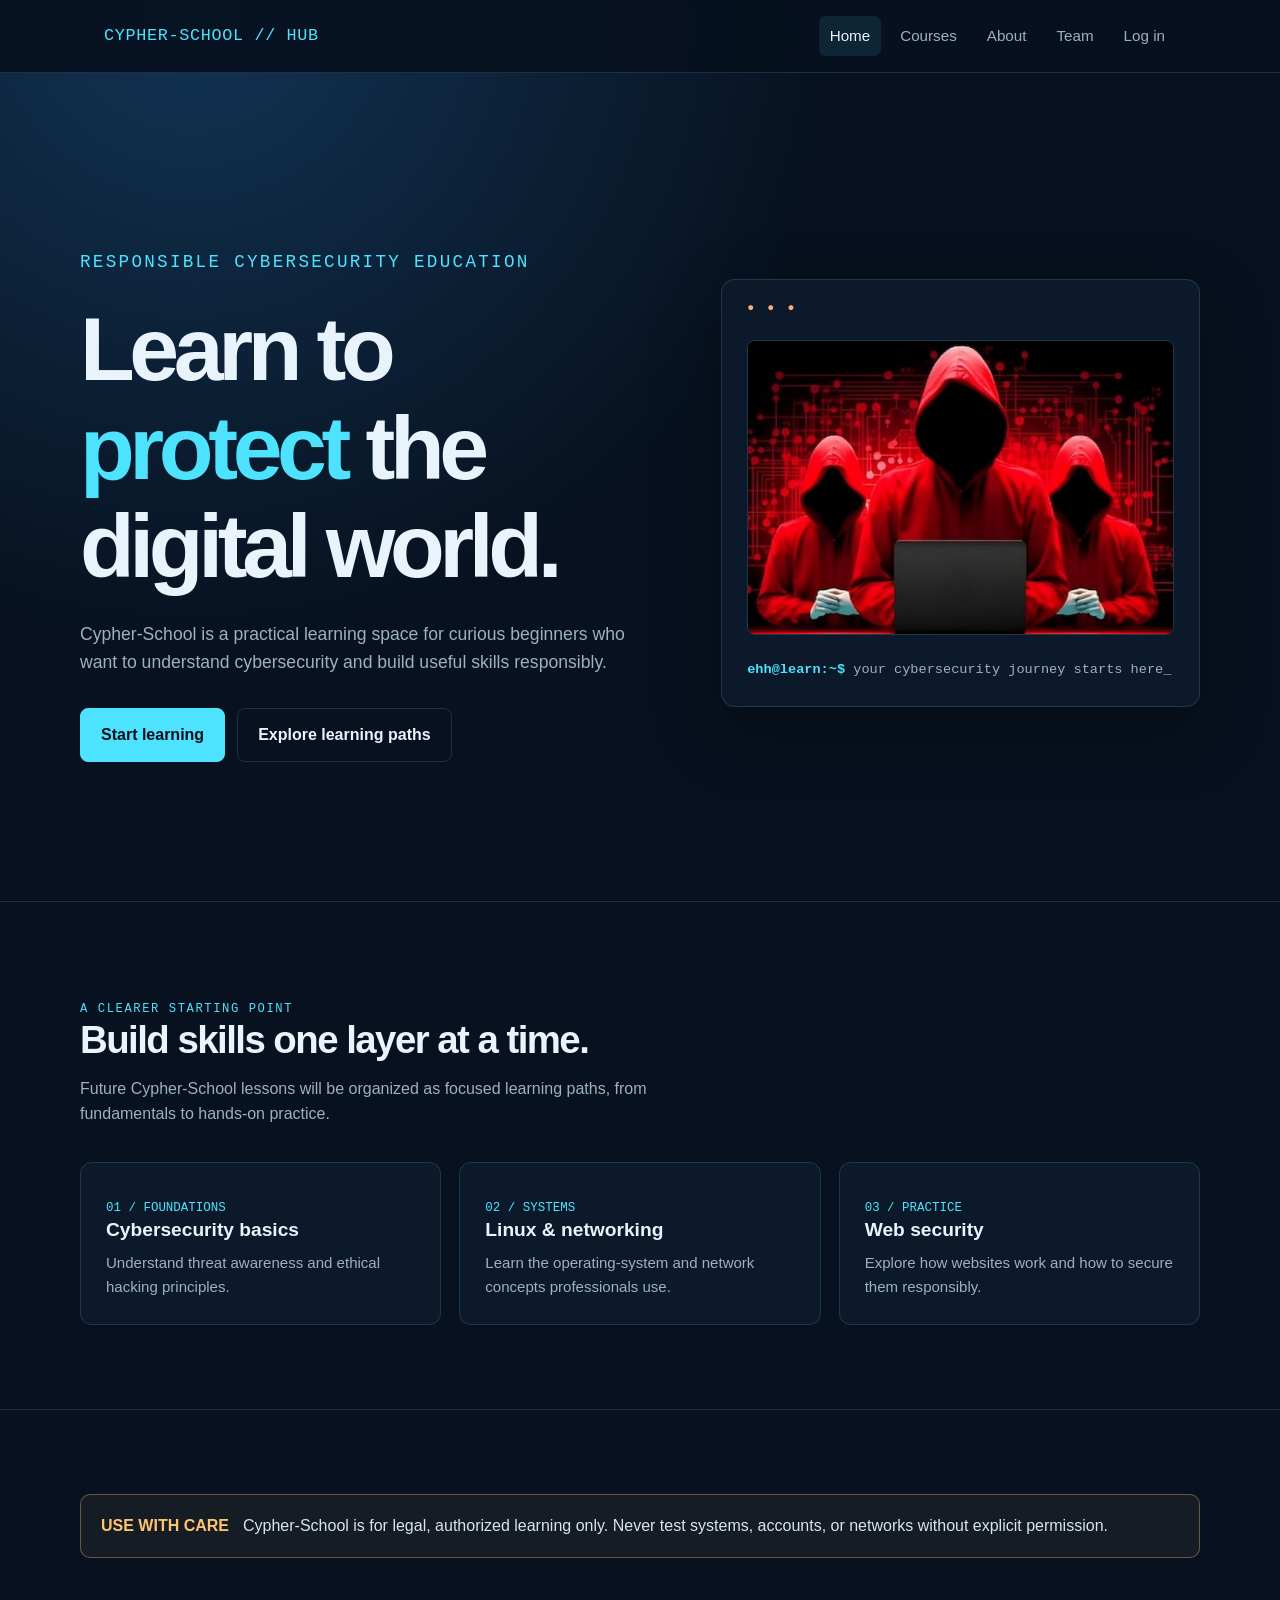
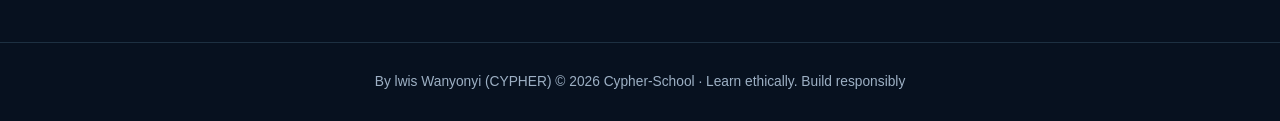
<file: index.html>
﻿<!doctype html>
<html lang="en">
  <head>
    <meta charset="UTF-8" />
    <meta name="viewport" content="width=device-width, initial-scale=1.0" />
    <meta
      name="description"
      content="Practical, responsible cybersecurity learning."
    />
    <title>Cypher-School | Learn. Explore. Secure.</title>
    <link rel="stylesheet" href="style.css" />
  </head>
  <body>
    <header class="site-header">
      <div class="nav-wrap">
        <a class="brand" href="index.html">CYPHER-SCHOOL // HUB</a>
        <nav aria-label="Main navigation">
          <a class="active" href="index.html">Home</a>
          <a href="courses.html">Courses</a>
          <a href="about.html">About</a>
          <a href="developer.html">Team</a>
          <a href="login.html">Log in</a>
        </nav>
      </div>
    </header>
    <main>
      <section class="container hero">
        <div class="hero-copy">
          <p class="eyebrow">Responsible cybersecurity education</p>
          <h1>Learn to <span>protect</span> the digital world.</h1>
          <p>
            Cypher-School is a practical learning space for curious
            beginners who want to understand cybersecurity and build useful
            skills responsibly.
          </p>
          <div class="actions">
            <a class="button" href="signup.html">Start learning</a>
            <a class="button secondary" href="#paths">Explore learning paths</a>
          </div>
        </div>
        <aside class="terminal" aria-label="Cypher-School introduction">
          <img
            class="terminal-img"
            src="mk.jpg"
            alt="Cypher-School visual"
          />
          <p>
            <strong>ehh@learn:~$</strong> your cybersecurity journey starts
            here_
          </p>
        </aside>
      </section>
      <section class="section" id="paths">
        <div class="container">
          <div class="section-heading">
            <p class="eyebrow">A clearer starting point</p>
            <h2>Build skills one layer at a time.</h2>
            <p>
              Future Cypher-School lessons will be organized as focused learning paths,
              from fundamentals to hands-on practice.
            </p>
          </div>
          <div class="grid">
            <article class="card">
              <p class="number">01 / FOUNDATIONS</p>
              <h3>Cybersecurity basics</h3>
              <p>Understand threat awareness and ethical hacking principles.</p>
            </article>
            <article class="card">
              <p class="number">02 / SYSTEMS</p>
              <h3>Linux &amp; networking</h3>
              <p>
                Learn the operating-system and network concepts professionals
                use.
              </p>
            </article>
            <article class="card">
              <p class="number">03 / PRACTICE</p>
              <h3>Web security</h3>
              <p>
                Explore how websites work and how to secure them responsibly.
              </p>
            </article>
          </div>
        </div>
      </section>
      <section class="section">
        <div class="container">
          <div class="notice">
            <strong>USE WITH CARE</strong>
            <span>
              Cypher-School is for legal, authorized learning only. Never test systems,
              accounts, or networks without explicit permission.
            </span>
          </div>
        </div>
      </section>
    </main>
    <footer>
      By lwis Wanyonyi (CYPHER) © 2026 Cypher-School · Learn ethically.
      Build responsibly
    </footer>
          <script src="app.js"></script>
  </body>
</html>
</file>
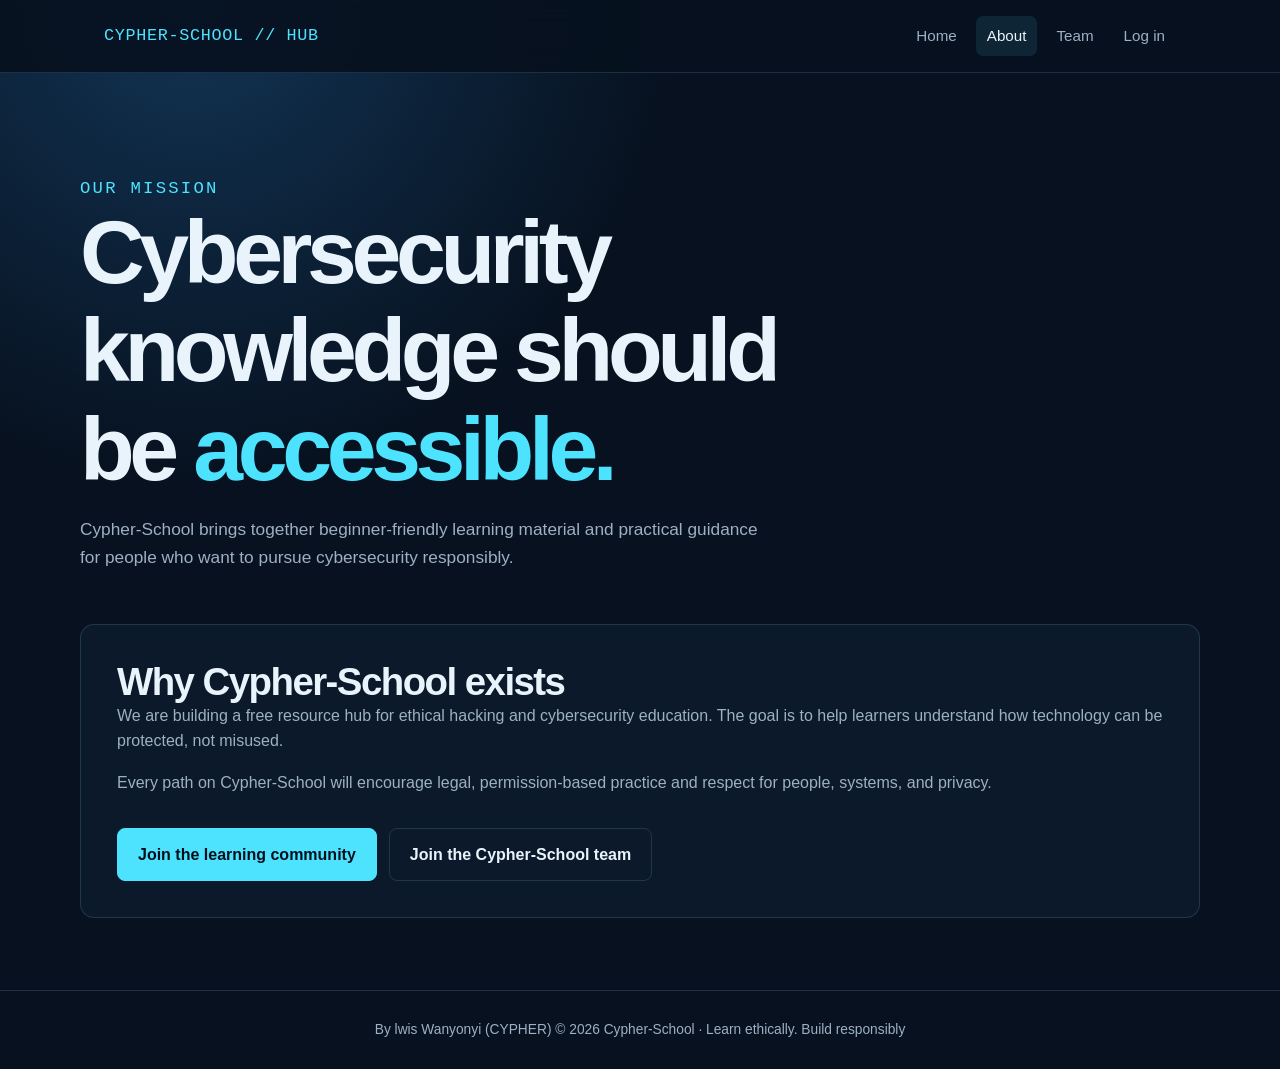
<file: about.html>
﻿<!doctype html>
<html lang="en">
  <head>
    <meta charset="UTF-8">
    <meta name="viewport" content="width=device-width, initial-scale=1.0">
    <meta name="description" content="About Cypher-School.">
    <title>About | Cypher-School</title>
    <link rel="stylesheet" href="style.css">
  </head>
  <body>
    <header class="site-header">
      <div class="nav-wrap">
        <a class="brand" href="index.html">CYPHER-SCHOOL // HUB</a>
        <nav aria-label="Main navigation">
          <a href="index.html">Home</a>
          <a class="active" href="about.html">About</a>
          <a href="developer.html">Team</a>
          <a href="login.html">Log in</a>
        </nav>
      </div>
    </header>
    <main class="container">
      <section class="page-hero">
        <p class="eyebrow">Our mission</p>
        <h1>Cybersecurity knowledge should be <span>accessible.</span></h1>
        <p>
          Cypher-School brings together beginner-friendly learning material
          and practical guidance for people who want to pursue cybersecurity
          responsibly.
        </p>
      </section>
      <section class="content-panel">
        <h2>Why Cypher-School exists</h2>
        <p>
          We are building a free resource hub for ethical hacking and
          cybersecurity education. The goal is to help learners understand how
          technology can be protected, not misused.
        </p>
        <p>
          Every path on Cypher-School will encourage legal, permission-based practice
          and respect for people, systems, and privacy.
        </p>
        <div class="actions">
          <a class="button" href="signup.html">Join the learning community</a>
          <a class="button secondary" href="mailto:47.cypher1@gmail.com">
            Join the Cypher-School team
          </a>
        </div>
      </section>
    </main>
    <footer>
      By lwis Wanyonyi (CYPHER) © 2026 Cypher-School · Learn ethically.
      Build responsibly
    </footer>
          <script src="app.js"></script>
  </body>
</html>
</file>
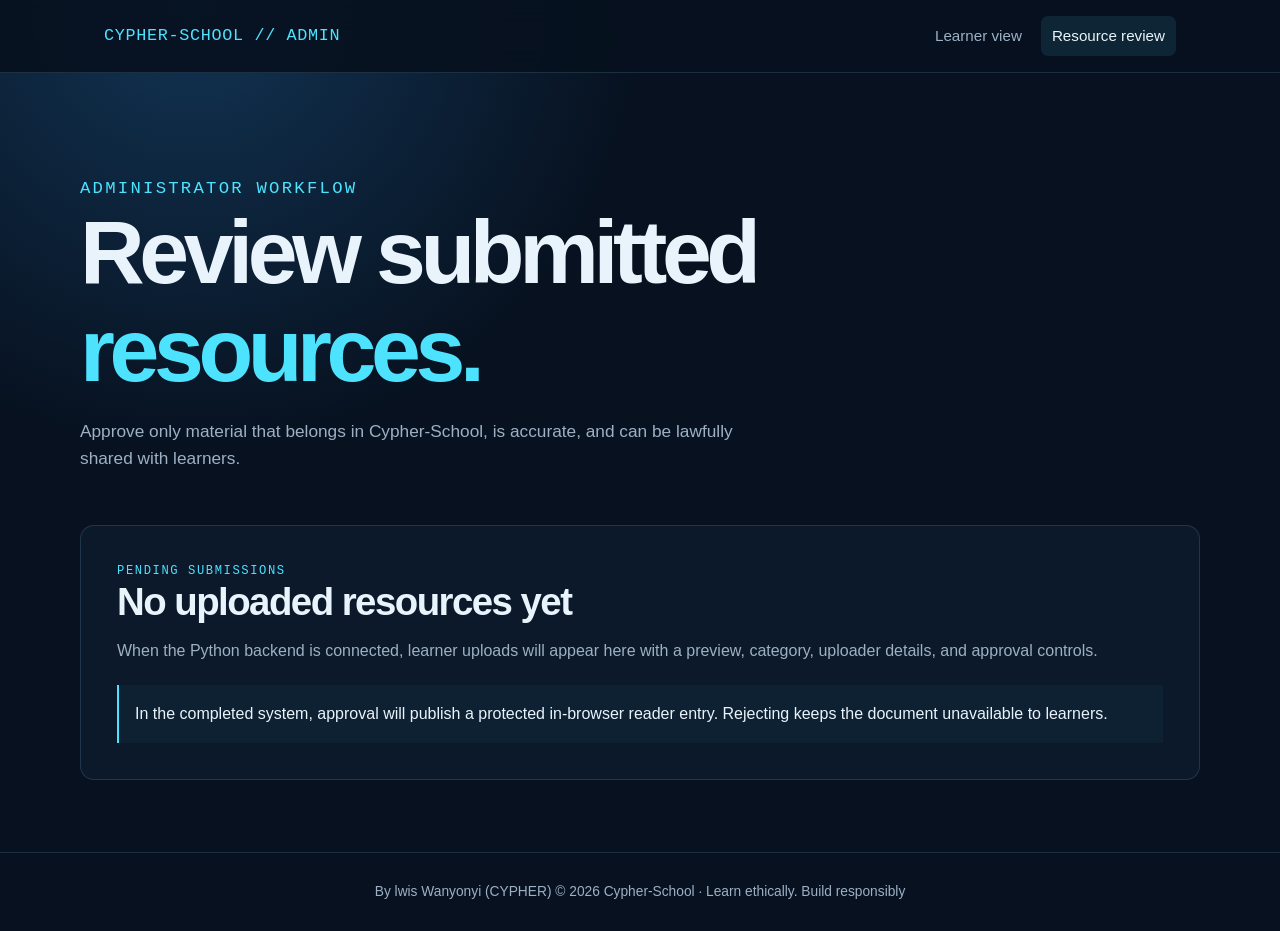
<file: admin-review.html>
﻿<!doctype html>
<html lang="en">
  <head>
    <meta charset="UTF-8">
    <meta name="viewport" content="width=device-width, initial-scale=1.0">
    <title>Resource Review | Cypher-School Admin</title>
    <link rel="stylesheet" href="style.css">
  </head>
  <body>
    <header class="site-header">
      <div class="nav-wrap">
        <a class="brand" href="dashboard.html">CYPHER-SCHOOL // ADMIN</a>
        <nav aria-label="Administrator navigation">
          <a href="dashboard.html">Learner view</a>
          <a class="active" href="admin-review.html">Resource review</a>
        </nav>
      </div>
    </header>
    <main class="container">
      <section class="page-hero">
        <p class="eyebrow">Administrator workflow</p>
        <h1>Review submitted <span>resources.</span></h1>
        <p>
          Approve only material that belongs in Cypher-School, is accurate, and can be
          lawfully shared with learners.
        </p>
      </section>
      <section class="content-panel" style="margin-bottom: 72px">
        <p class="eyebrow">Pending submissions</p>
        <h2>No uploaded resources yet</h2>
        <p style="margin-top: 14px">
          When the Python backend is connected, learner uploads will appear here
          with a preview, category, uploader details, and approval controls.
        </p>
        <div class="upload-note">
          In the completed system, approval will publish a protected in-browser
          reader entry. Rejecting keeps the document unavailable to learners.
        </div>
      </section>
    </main>
    <footer>
      By lwis Wanyonyi (CYPHER) © 2026 Cypher-School · Learn ethically.
      Build responsibly
    </footer>
          <script src="app.js"></script>
  </body>
</html>
</file>
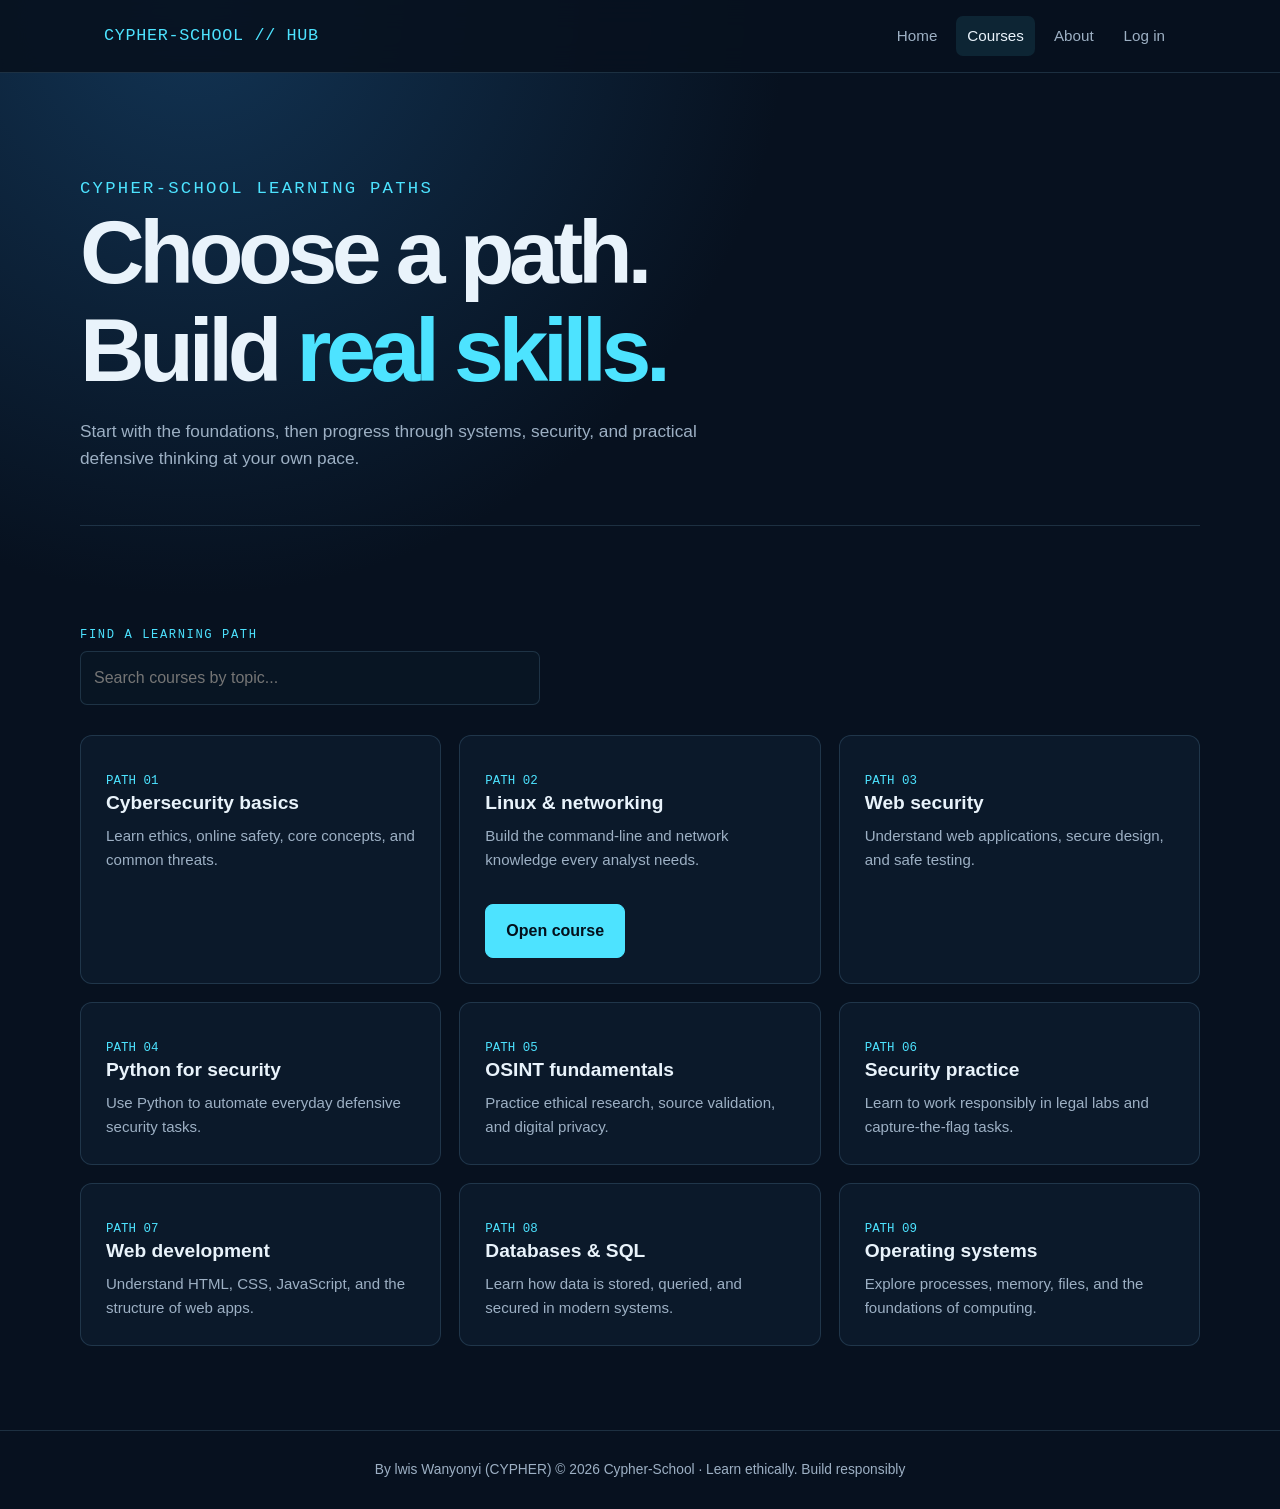
<file: courses.html>
﻿<!doctype html>
<html lang="en">
  <head>
    <meta charset="UTF-8">
    <meta name="viewport" content="width=device-width, initial-scale=1.0">
    <meta name="description"
      content="Cybersecurity learning paths at Cypher-School.">
    <title>Courses | Cypher-School</title>
    <link rel="stylesheet" href="style.css">
  </head>
  <body>
    <header class="site-header">
      <div class="nav-wrap">
        <a class="brand" href="index.html">CYPHER-SCHOOL // HUB</a>
        <nav aria-label="Main navigation">
          <a href="index.html">Home</a>
          <a class="active" href="courses.html">Courses</a>
          <a href="about.html">About</a>
          <a href="login.html">Log in</a>
        </nav>
      </div>
    </header>
    <main class="container">
      <section class="page-hero">
        <p class="eyebrow">Cypher-School learning paths</p>
        <h1>Choose a path. Build <span>real skills.</span></h1>
        <p>
          Start with the foundations, then progress through systems, security,
          and practical defensive thinking at your own pace.
        </p>
      </section>
      <section class="section">
        <label class="eyebrow" for="course-filter">Find a learning path</label>
        <input class="filter-input" id="course-filter" data-course-filter type="search"
          placeholder="Search courses by topic...">
        <div class="grid">
          <article class="card" data-course-card>
            <p class="number">PATH 01</p>
            <h3>Cybersecurity basics</h3>
            <p>Learn ethics, online safety, core concepts, and common threats.</p>
          </article>
          <article class="card" data-course-card>
            <p class="number">PATH 02</p>
            <h3>Linux &amp; networking</h3>
            <p>Build the command-line and network knowledge every analyst needs.</p>
            <div class="actions">
              <a class="button" href="linux-networking.html">Open course</a>
            </div>
          </article>
          <article class="card" data-course-card>
            <p class="number">PATH 03</p>
            <h3>Web security</h3>
            <p>Understand web applications, secure design, and safe testing.</p>
          </article>
          <article class="card" data-course-card>
            <p class="number">PATH 04</p>
            <h3>Python for security</h3>
            <p>Use Python to automate everyday defensive security tasks.</p>
          </article>
          <article class="card" data-course-card>
            <p class="number">PATH 05</p>
            <h3>OSINT fundamentals</h3>
            <p>Practice ethical research, source validation, and digital privacy.</p>
          </article>
          <article class="card" data-course-card>
            <p class="number">PATH 06</p>
            <h3>Security practice</h3>
            <p>Learn to work responsibly in legal labs and capture-the-flag tasks.</p>
          </article>
          <article class="card" data-course-card>
            <p class="number">PATH 07</p>
            <h3>Web development</h3>
            <p>Understand HTML, CSS, JavaScript, and the structure of web apps.</p>
          </article>
          <article class="card" data-course-card>
            <p class="number">PATH 08</p>
            <h3>Databases &amp; SQL</h3>
            <p>Learn how data is stored, queried, and secured in modern systems.</p>
          </article>
          <article class="card" data-course-card>
            <p class="number">PATH 09</p>
            <h3>Operating systems</h3>
            <p>Explore processes, memory, files, and the foundations of computing.</p>
          </article>
        </div>
        <p class="course-empty" data-course-empty hidden>No courses match that search.</p>
      </section>
    </main>
    <footer>
      By lwis Wanyonyi (CYPHER) © 2026 Cypher-School · Learn ethically.
      Build responsibly
    </footer>
          <script src="app.js"></script>
  </body>
</html>
</file>
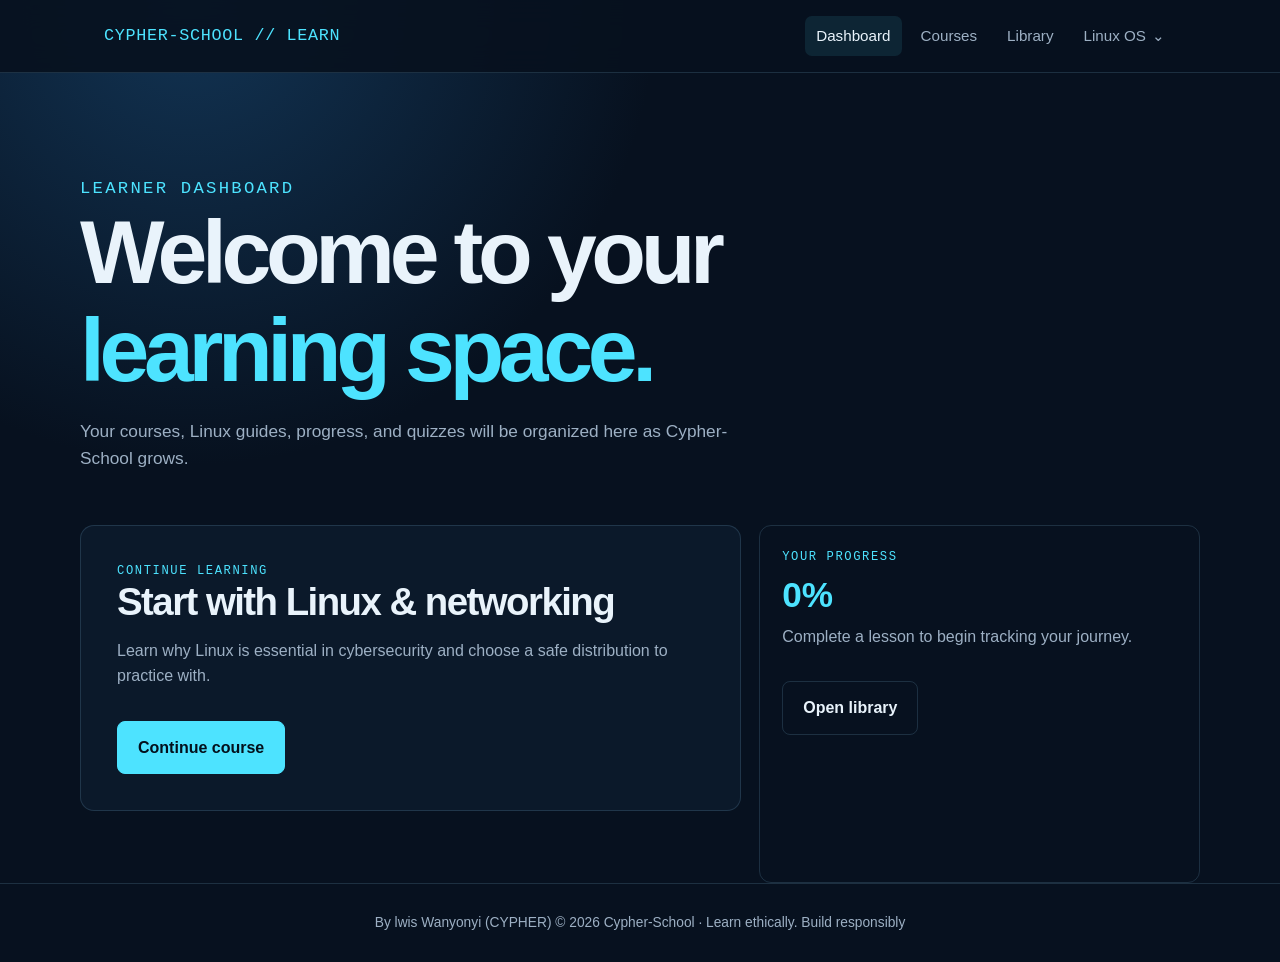
<file: dashboard.html>
﻿<!doctype html>
<html lang="en">
  <head>
    <meta charset="UTF-8">
    <meta name="viewport" content="width=device-width, initial-scale=1.0">
    <title>Dashboard | Cypher-School</title>
    <link rel="stylesheet" href="style.css">
  </head>
  <body>
    <header class="site-header">
      <div class="nav-wrap">
        <a class="brand" href="dashboard.html">CYPHER-SCHOOL // LEARN</a>
        <nav aria-label="Learner navigation">
          <a class="active" href="dashboard.html">Dashboard</a>
          <a href="courses.html">Courses</a>
          <a href="library.html">Library</a>
          <details class="nav-menu">
            <summary>Linux OS</summary>
            <div class="nav-menu-links">
              <a href="linux.html">All distributions</a>
              <a href="linux.html#beginner">Beginner-friendly</a>
              <a href="linux.html#security">Security-focused</a>
            </div>
          </details>
        </nav>
      </div>
    </header>
    <main class="container">
      <section class="page-hero">
        <p class="eyebrow">Learner dashboard</p>
        <h1>Welcome to your <span>learning space.</span></h1>
        <p>
          Your courses, Linux guides, progress, and quizzes will be organized
          here as Cypher-School grows.
        </p>
      </section>
      <section class="dashboard-grid">
        <article class="content-panel">
          <p class="eyebrow">Continue learning</p>
          <h2>Start with Linux &amp; networking</h2>
          <p style="margin-top: 14px">
            Learn why Linux is essential in cybersecurity and choose a safe
            distribution to practice with.
          </p>
          <div class="actions">
            <a class="button" href="linux-networking.html">Continue course</a>
          </div>
        </article>
        <aside class="dashboard-stat">
          <p class="eyebrow">Your progress</p>
          <strong data-progress-value>0%</strong>
          <p>Complete a lesson to begin tracking your journey.</p>
          <div class="actions">
            <a class="button secondary" href="library.html">Open library</a>
          </div>
        </aside>
      </section>
    </main>
    <footer>
      By lwis Wanyonyi (CYPHER) © 2026 Cypher-School · Learn ethically.
      Build responsibly
    </footer>
          <script src="app.js"></script>
  </body>
</html>
</file>
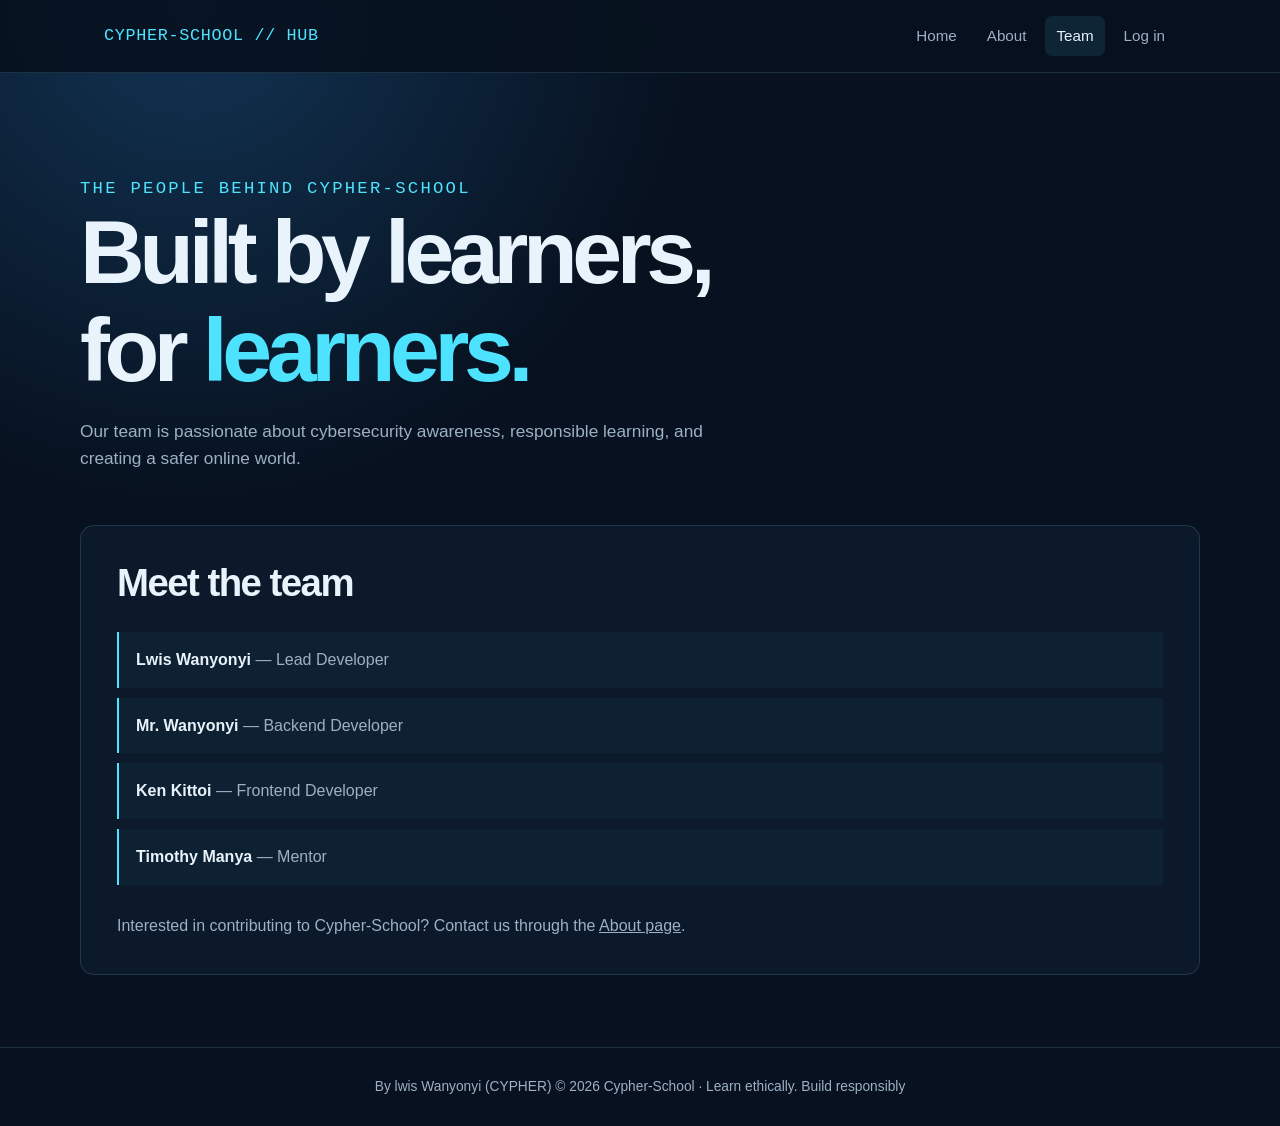
<file: developer.html>
﻿<!doctype html>
<html lang="en">
  <head>
    <meta charset="UTF-8">
    <meta name="viewport" content="width=device-width, initial-scale=1.0">
    <title>Team | Cypher-School</title>
    <link rel="stylesheet" href="style.css">
  </head>
  <body>
    <header class="site-header">
      <div class="nav-wrap">
        <a class="brand" href="index.html">CYPHER-SCHOOL // HUB</a>
        <nav aria-label="Main navigation">
          <a href="index.html">Home</a>
          <a href="about.html">About</a>
          <a class="active" href="developer.html">Team</a>
          <a href="login.html">Log in</a>
        </nav>
      </div>
    </header>
    <main class="container">
      <section class="page-hero">
        <p class="eyebrow">The people behind Cypher-School</p>
        <h1>Built by learners, for <span>learners.</span></h1>
        <p>
          Our team is passionate about cybersecurity awareness, responsible
          learning, and creating a safer online world.
        </p>
      </section>
      <section class="content-panel">
        <h2>Meet the team</h2>
        <ul class="team">
          <li><strong>Lwis Wanyonyi</strong> <span>— Lead Developer</span></li>
          <li><strong>Mr. Wanyonyi</strong> <span>— Backend Developer</span></li>
          <li><strong>Ken Kittoi</strong> <span>— Frontend Developer</span></li>
          <li><strong>Timothy Manya</strong> <span>— Mentor</span></li>
        </ul>
        <p style="margin-top: 28px">
          Interested in contributing to Cypher-School? Contact us through the
          <a href="about.html">About page</a>.
        </p>
      </section>
    </main>
    <footer>
      By lwis Wanyonyi (CYPHER) © 2026 Cypher-School · Learn ethically.
      Build responsibly
    </footer>
          <script src="app.js"></script>
  </body>
</html>
</file>
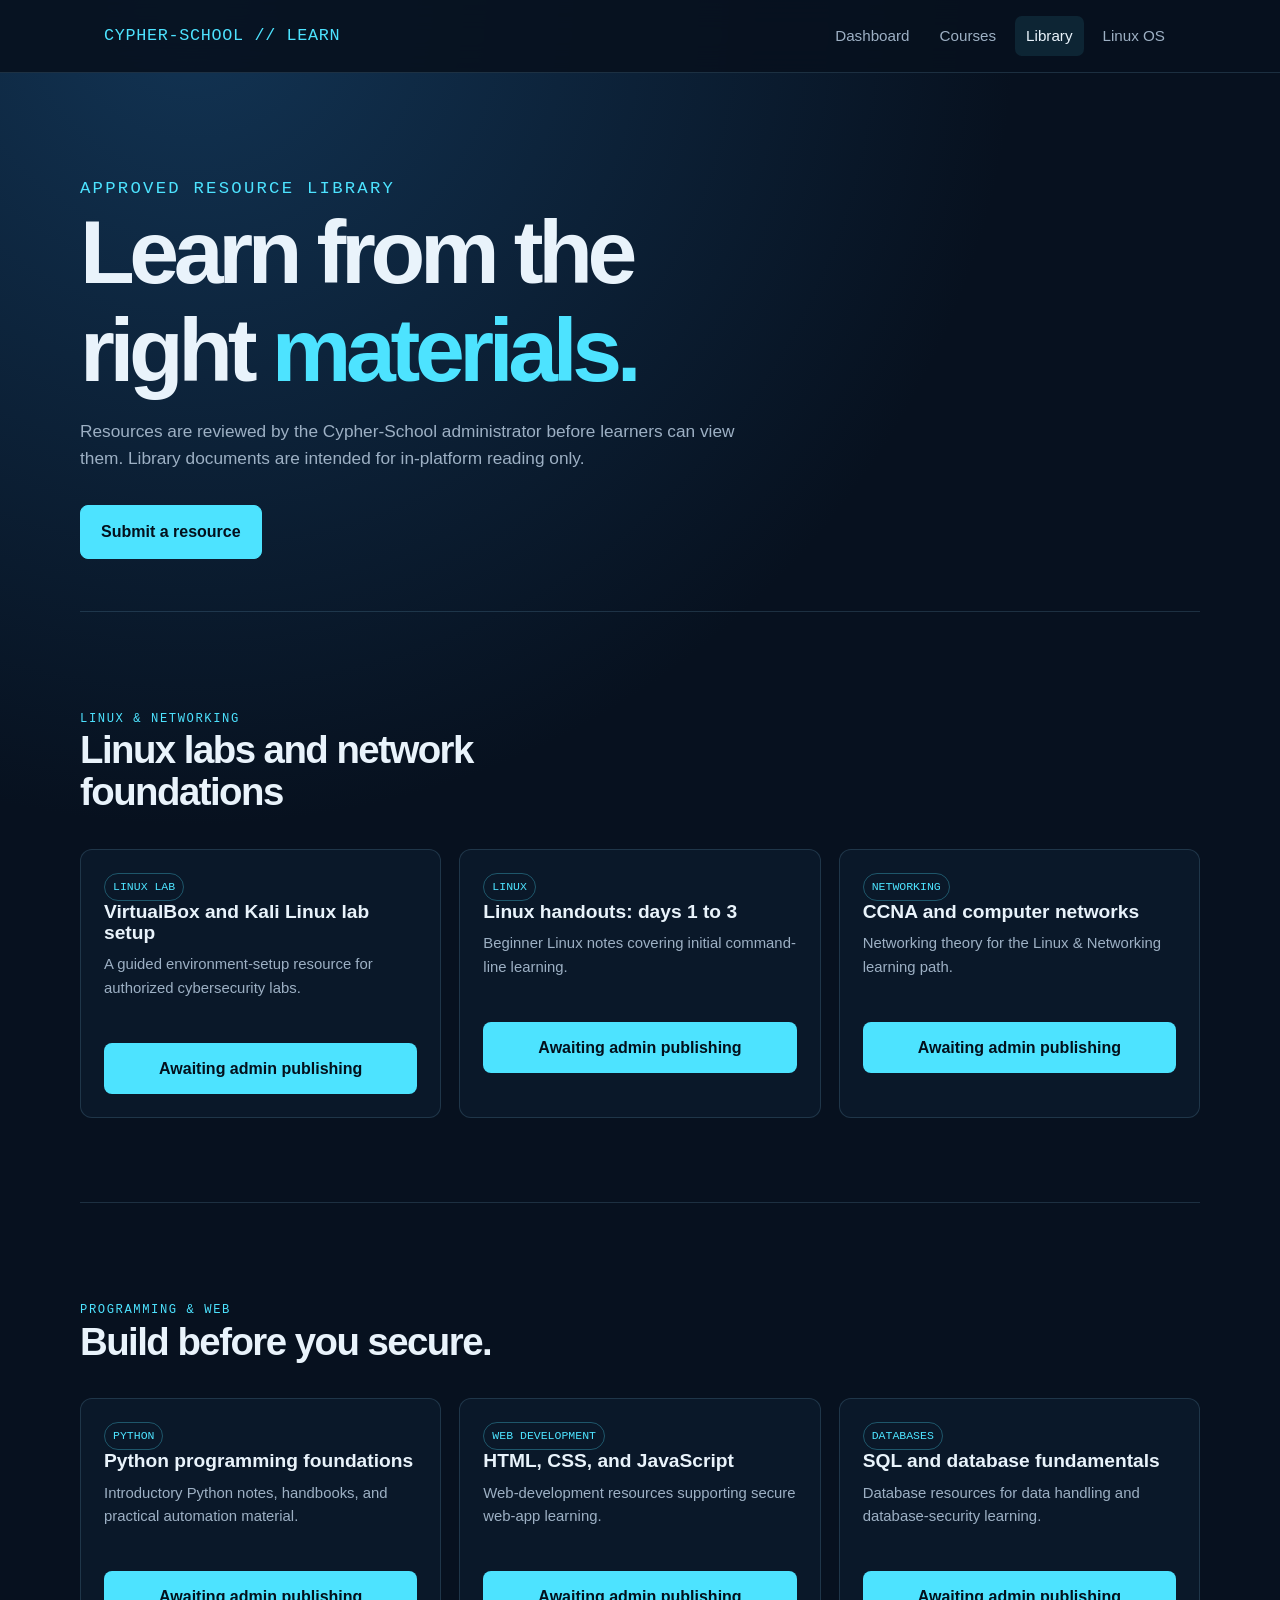
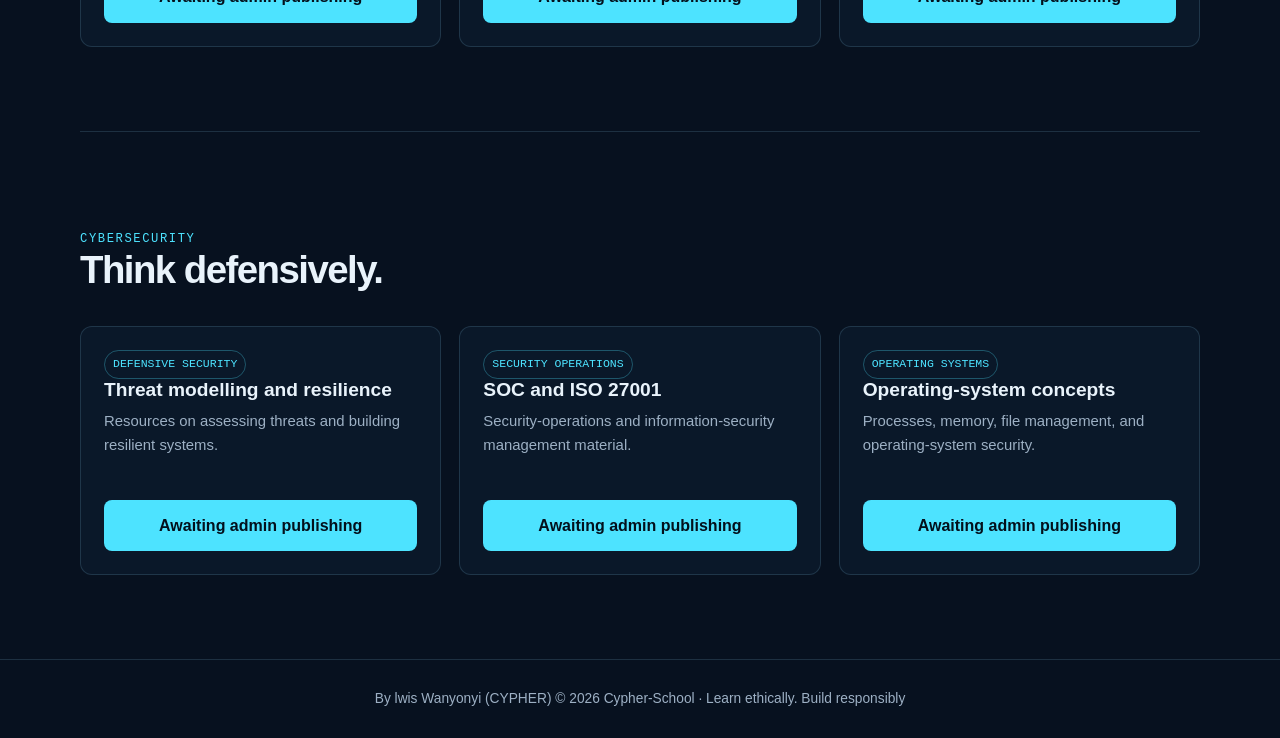
<file: library.html>
﻿<!doctype html>
<html lang="en">
  <head>
    <meta charset="UTF-8">
    <meta name="viewport" content="width=device-width, initial-scale=1.0">
    <meta name="description"
      content="Approved learning resources at Cypher-School.">
    <title>Learning Library | Cypher-School</title>
    <link rel="stylesheet" href="style.css">
  </head>
  <body>
    <header class="site-header">
      <div class="nav-wrap">
        <a class="brand" href="dashboard.html">CYPHER-SCHOOL // LEARN</a>
        <nav aria-label="Learner navigation">
          <a href="dashboard.html">Dashboard</a>
          <a href="courses.html">Courses</a>
          <a class="active" href="library.html">Library</a>
          <a href="linux.html">Linux OS</a>
        </nav>
      </div>
    </header>
    <main class="container">
      <section class="page-hero">
        <p class="eyebrow">Approved resource library</p>
        <h1>Learn from the right <span>materials.</span></h1>
        <p>
          Resources are reviewed by the Cypher-School administrator before learners can
          view them. Library documents are intended for in-platform reading only.
        </p>
        <div class="actions">
          <a class="button" href="submit-resource.html">Submit a resource</a>
        </div>
      </section>
      <section class="section">
        <div class="section-heading">
          <p class="eyebrow">Linux &amp; Networking</p>
          <h2>Linux labs and network foundations</h2>
        </div>
        <div class="resource-grid">
          <article class="resource-card">
            <span class="tag">LINUX LAB</span>
            <h3>VirtualBox and Kali Linux lab setup</h3>
            <p>A guided environment-setup resource for authorized cybersecurity labs.</p>
            <button type="button" disabled>Awaiting admin publishing</button>
          </article>
          <article class="resource-card">
            <span class="tag">LINUX</span>
            <h3>Linux handouts: days 1 to 3</h3>
            <p>Beginner Linux notes covering initial command-line learning.</p>
            <button type="button" disabled>Awaiting admin publishing</button>
          </article>
          <article class="resource-card">
            <span class="tag">NETWORKING</span>
            <h3>CCNA and computer networks</h3>
            <p>Networking theory for the Linux &amp; Networking learning path.</p>
            <button type="button" disabled>Awaiting admin publishing</button>
          </article>
        </div>
      </section>
      <section class="section">
        <div class="section-heading">
          <p class="eyebrow">Programming &amp; Web</p>
          <h2>Build before you secure.</h2>
        </div>
        <div class="resource-grid">
          <article class="resource-card">
            <span class="tag">PYTHON</span>
            <h3>Python programming foundations</h3>
            <p>
              Introductory Python notes, handbooks, and practical automation material.
            </p>
            <button type="button" disabled>Awaiting admin publishing</button>
          </article>
          <article class="resource-card">
            <span class="tag">WEB DEVELOPMENT</span>
            <h3>HTML, CSS, and JavaScript</h3>
            <p>Web-development resources supporting secure web-app learning.</p>
            <button type="button" disabled>Awaiting admin publishing</button>
          </article>
          <article class="resource-card">
            <span class="tag">DATABASES</span>
            <h3>SQL and database fundamentals</h3>
            <p>Database resources for data handling and database-security learning.</p>
            <button type="button" disabled>Awaiting admin publishing</button>
          </article>
        </div>
      </section>
      <section class="section">
        <div class="section-heading">
          <p class="eyebrow">Cybersecurity</p>
          <h2>Think defensively.</h2>
        </div>
        <div class="resource-grid">
          <article class="resource-card">
            <span class="tag">DEFENSIVE SECURITY</span>
            <h3>Threat modelling and resilience</h3>
            <p>Resources on assessing threats and building resilient systems.</p>
            <button type="button" disabled>Awaiting admin publishing</button>
          </article>
          <article class="resource-card">
            <span class="tag">SECURITY OPERATIONS</span>
            <h3>SOC and ISO 27001</h3>
            <p>Security-operations and information-security management material.</p>
            <button type="button" disabled>Awaiting admin publishing</button>
          </article>
          <article class="resource-card">
            <span class="tag">OPERATING SYSTEMS</span>
            <h3>Operating-system concepts</h3>
            <p>Processes, memory, file management, and operating-system security.</p>
            <button type="button" disabled>Awaiting admin publishing</button>
          </article>
        </div>
      </section>
    </main>
    <footer>
      By lwis Wanyonyi (CYPHER) © 2026 Cypher-School · Learn ethically.
      Build responsibly
    </footer>
          <script src="app.js"></script>
  </body>
</html>
</file>
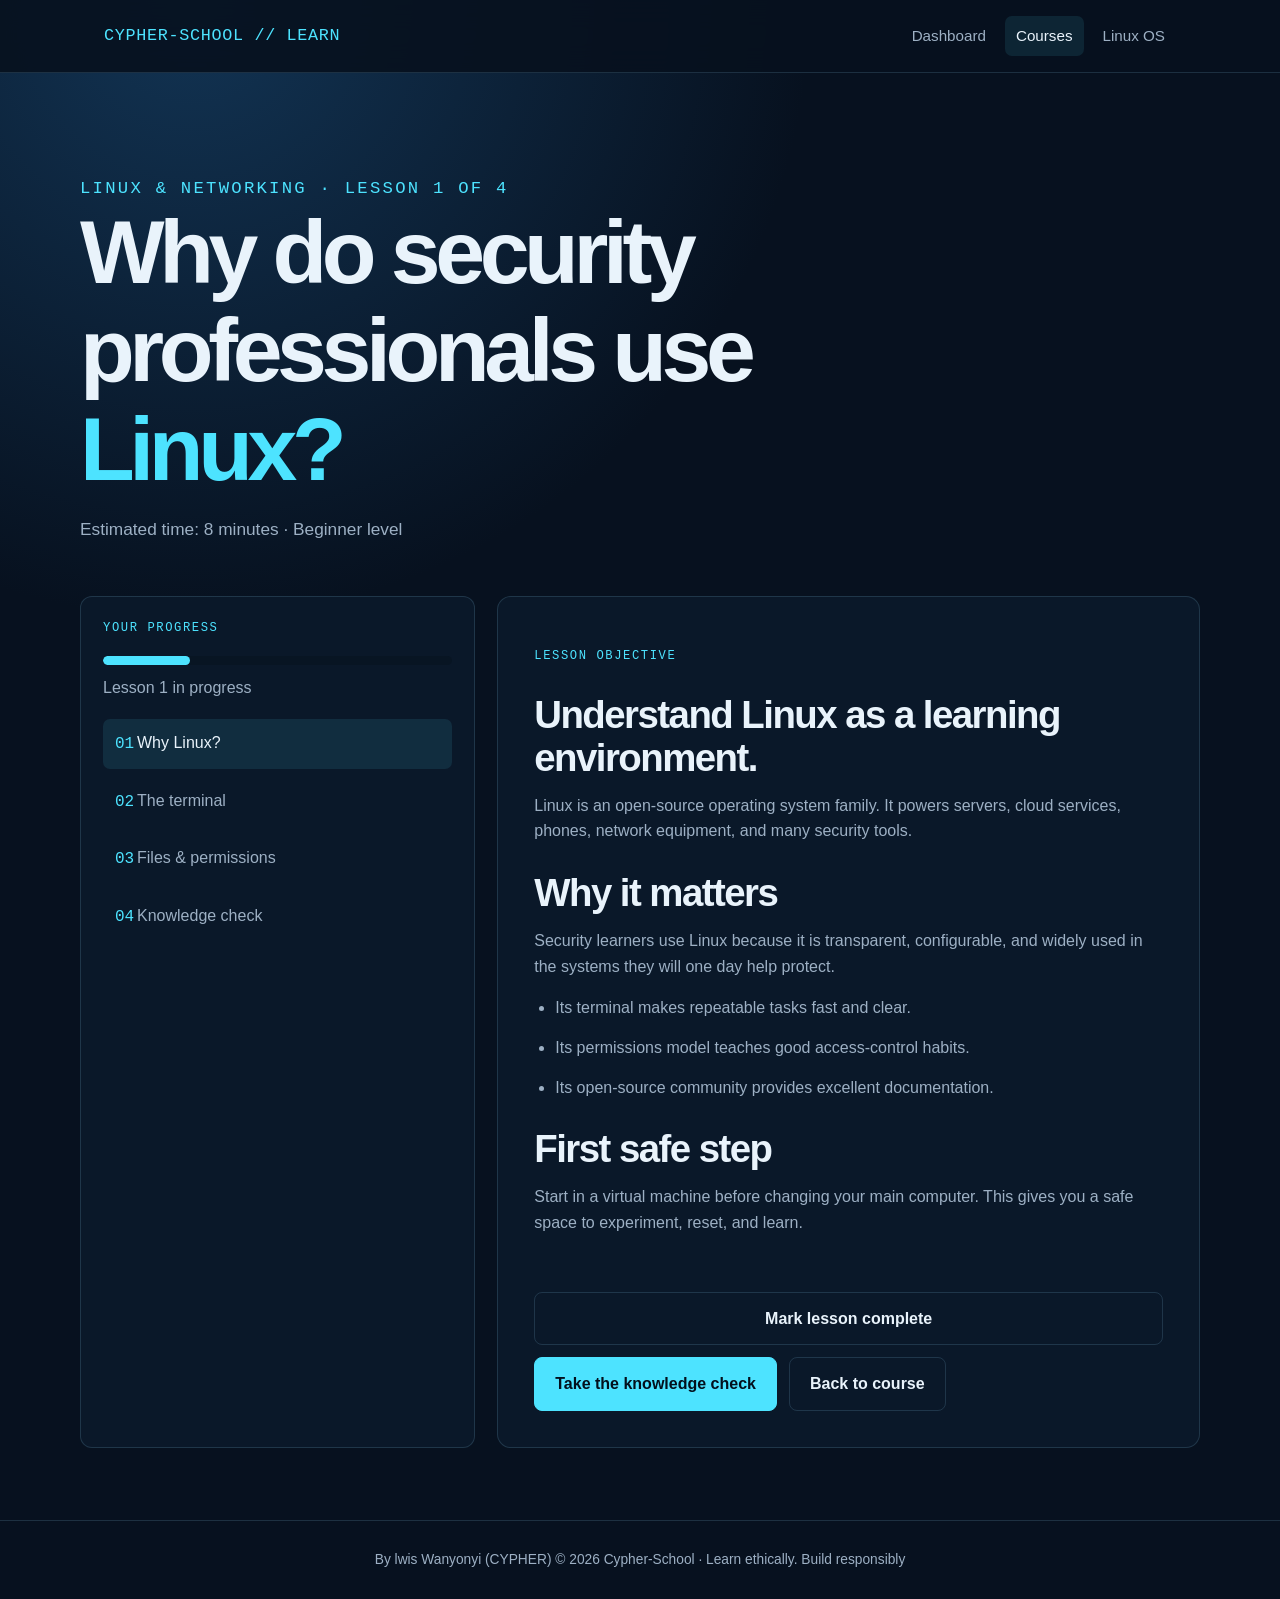
<file: linux-introduction.html>
﻿<!doctype html>
<html lang="en">
  <head>
    <meta charset="UTF-8">
    <meta name="viewport" content="width=device-width, initial-scale=1.0">
    <meta name="description"
      content="Introduction to Linux lesson at Cypher-School.">
    <title>Why Linux? | Cypher-School</title>
    <link rel="stylesheet" href="style.css">
  </head>
  <body>
    <header class="site-header">
      <div class="nav-wrap">
        <a class="brand" href="dashboard.html">CYPHER-SCHOOL // LEARN</a>
        <nav aria-label="Learner navigation">
          <a href="dashboard.html">Dashboard</a>
          <a class="active" href="courses.html">Courses</a>
          <a href="linux.html">Linux OS</a>
        </nav>
      </div>
    </header>
    <main class="container">
      <section class="page-hero">
        <p class="eyebrow">Linux &amp; Networking · Lesson 1 of 4</p>
        <h1>Why do security professionals use <span>Linux?</span></h1>
        <p>Estimated time: 8 minutes · Beginner level</p>
      </section>
      <section class="course-layout" style="margin-bottom: 72px">
        <aside class="course-sidebar">
          <p class="eyebrow">Your progress</p>
          <div class="progress-bar"><span style="width: 25%"></span></div>
          <p>Lesson 1 in progress</p>
          <ol class="lesson-list">
            <li><a class="active" href="linux-introduction.html"><span
              class="lesson-status">01</span>Why Linux?</a></li>
            <li><a href="linux-introduction.html"><span
              class="lesson-status">02</span>The terminal</a></li>
            <li><a href="linux-introduction.html"><span
              class="lesson-status">03</span>Files &amp; permissions</a></li>
            <li><a href="quiz-linux.html"><span
              class="lesson-status">04</span>Knowledge check</a></li>
          </ol>
        </aside>
        <article class="lesson-content">
          <p class="eyebrow">Lesson objective</p>
          <h2>Understand Linux as a learning environment.</h2>
          <p>
            Linux is an open-source operating system family. It powers servers,
            cloud services, phones, network equipment, and many security tools.
          </p>
          <h2>Why it matters</h2>
          <p>
            Security learners use Linux because it is transparent, configurable,
            and widely used in the systems they will one day help protect.
          </p>
          <ul>
            <li>Its terminal makes repeatable tasks fast and clear.</li>
            <li>Its permissions model teaches good access-control habits.</li>
            <li>Its open-source community provides excellent documentation.</li>
          </ul>
          <h2>First safe step</h2>
          <p>
            Start in a virtual machine before changing your main computer. This
            gives you a safe space to experiment, reset, and learn.
          </p>
          <div class="actions">
            <button class="button secondary" type="button" data-complete-lesson="linux-introduction"
              aria-pressed="false">Mark lesson complete</button>
            <a class="button" href="quiz-linux.html">Take the knowledge check</a>
            <a class="button secondary" href="linux-networking.html">Back to course</a>
          </div>
        </article>
      </section>
    </main>
    <footer>
      By lwis Wanyonyi (CYPHER) © 2026 Cypher-School · Learn ethically.
      Build responsibly
    </footer>
          <script src="app.js"></script>
  </body>
</html>
</file>
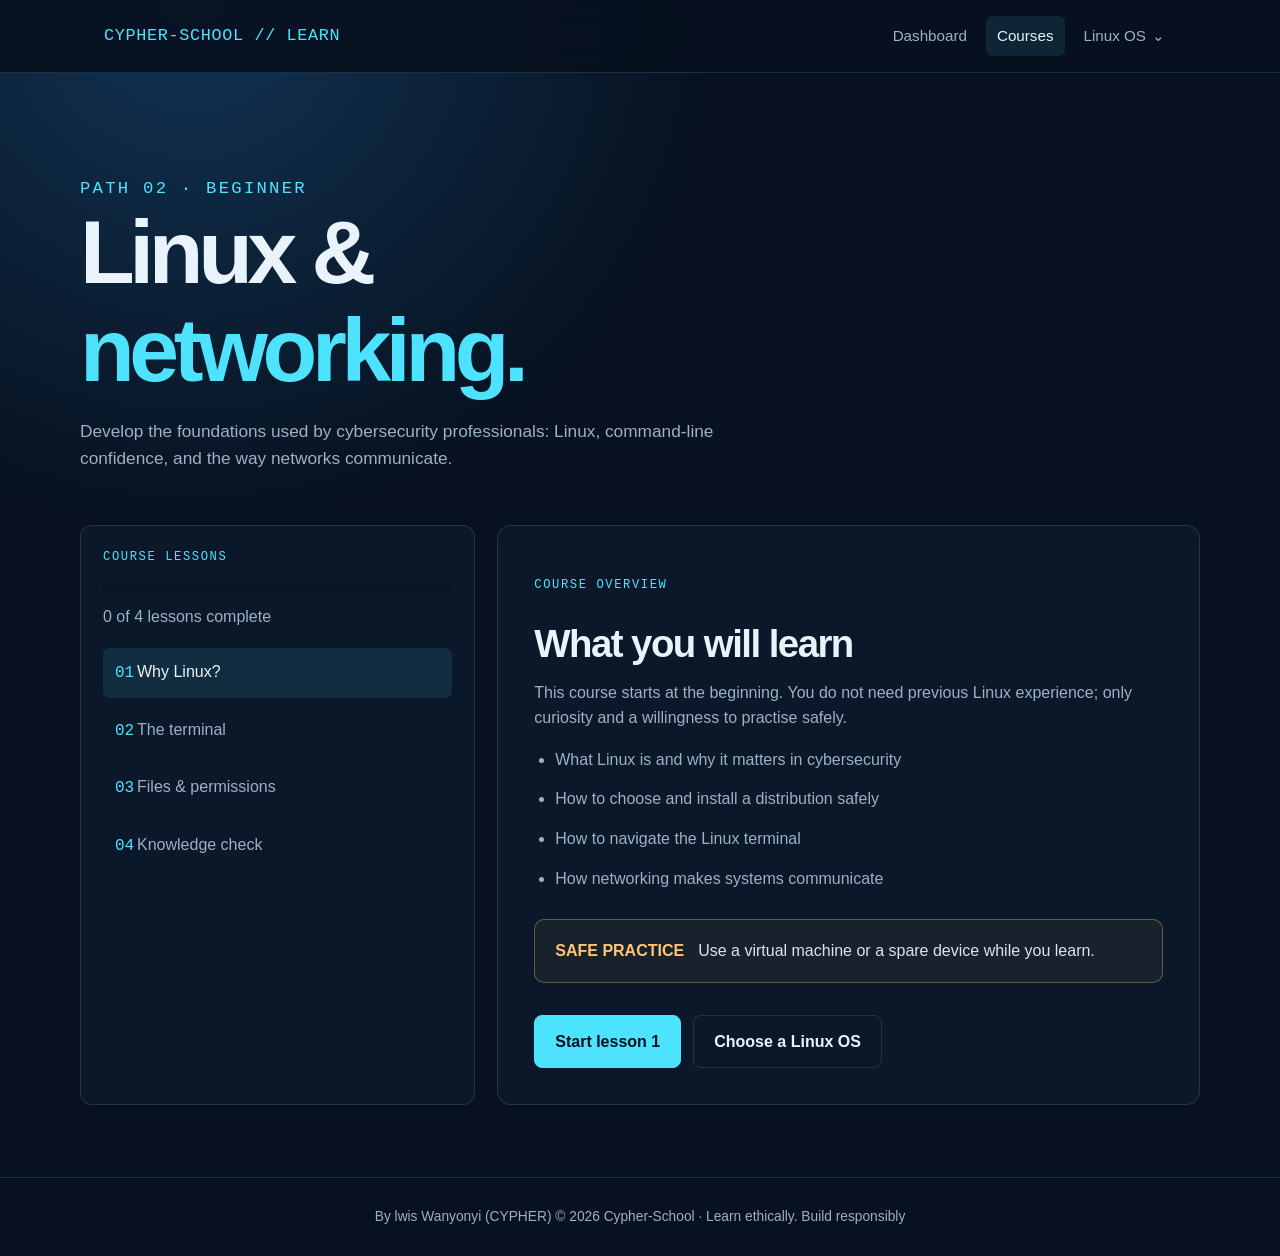
<file: linux-networking.html>
﻿<!doctype html>
<html lang="en">
  <head>
    <meta charset="UTF-8">
    <meta name="viewport" content="width=device-width, initial-scale=1.0">
    <meta name="description"
      content="Linux and networking course at Cypher-School.">
    <title>Linux &amp; Networking | Cypher-School</title>
    <link rel="stylesheet" href="style.css">
  </head>
  <body>
    <header class="site-header">
      <div class="nav-wrap">
        <a class="brand" href="dashboard.html">CYPHER-SCHOOL // LEARN</a>
        <nav aria-label="Learner navigation">
          <a href="dashboard.html">Dashboard</a>
          <a class="active" href="courses.html">Courses</a>
          <details class="nav-menu">
            <summary>Linux OS</summary>
            <div class="nav-menu-links">
              <a href="linux.html">All distributions</a>
              <a href="linux.html#beginner">Beginner-friendly</a>
              <a href="linux.html#security">Security-focused</a>
            </div>
          </details>
        </nav>
      </div>
    </header>
    <main class="container">
      <section class="page-hero">
        <p class="eyebrow">Path 02 · Beginner</p>
        <h1>Linux &amp; <span>networking.</span></h1>
        <p>
          Develop the foundations used by cybersecurity professionals: Linux,
          command-line confidence, and the way networks communicate.
        </p>
      </section>
      <section class="course-layout" style="margin-bottom: 72px">
        <aside class="course-sidebar">
          <p class="eyebrow">Course lessons</p>
          <div class="progress-bar"><span style="width: 0%"></span></div>
          <p>0 of 4 lessons complete</p>
          <ol class="lesson-list">
            <li><a class="active" href="linux-introduction.html"><span
              class="lesson-status">01</span>Why Linux?</a></li>
            <li><a href="linux-introduction.html"><span
              class="lesson-status">02</span>The terminal</a></li>
            <li><a href="linux-introduction.html"><span
              class="lesson-status">03</span>Files &amp; permissions</a></li>
            <li><a href="quiz-linux.html"><span
              class="lesson-status">04</span>Knowledge check</a></li>
          </ol>
        </aside>
        <article class="lesson-content">
          <p class="eyebrow">Course overview</p>
          <h2>What you will learn</h2>
          <p>
            This course starts at the beginning. You do not need previous Linux
            experience; only curiosity and a willingness to practise safely.
          </p>
          <ul>
            <li>What Linux is and why it matters in cybersecurity</li>
            <li>How to choose and install a distribution safely</li>
            <li>How to navigate the Linux terminal</li>
            <li>How networking makes systems communicate</li>
          </ul>
          <div class="notice" style="margin-top: 28px">
            <strong>SAFE PRACTICE</strong>
            <span>Use a virtual machine or a spare device while you learn.</span>
          </div>
          <div class="actions">
            <a class="button" href="linux-introduction.html">Start lesson 1</a>
            <a class="button secondary" href="linux.html">Choose a Linux OS</a>
          </div>
        </article>
      </section>
    </main>
    <footer>
      By lwis Wanyonyi (CYPHER) © 2026 Cypher-School · Learn ethically.
      Build responsibly
    </footer>
          <script src="app.js"></script>
  </body>
</html>
</file>
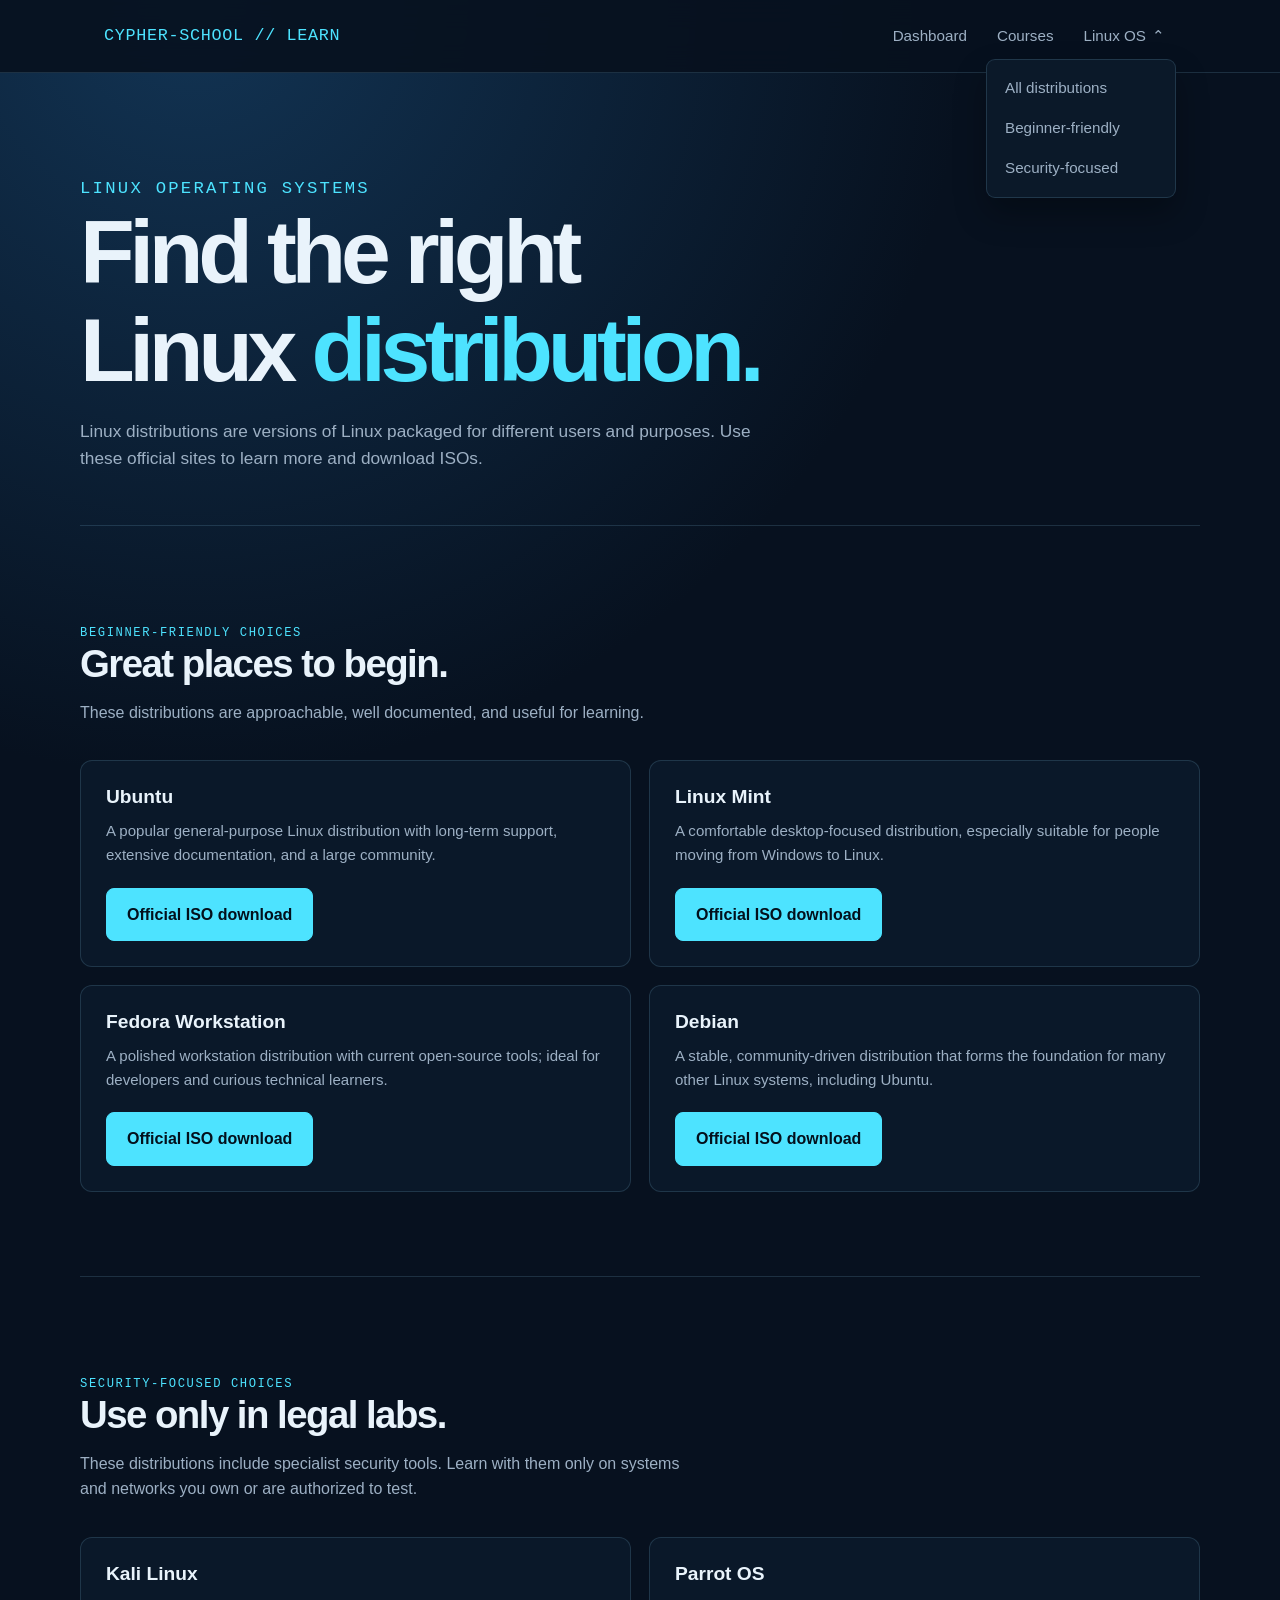
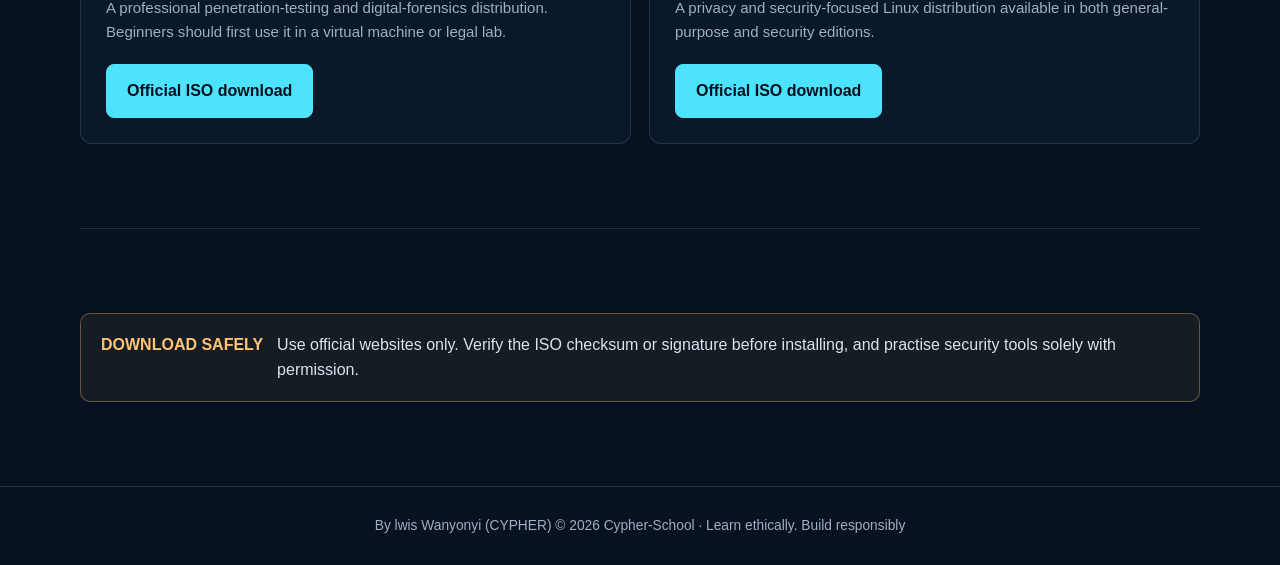
<file: linux.html>
﻿<!doctype html>
<html lang="en">
  <head>
    <meta charset="UTF-8">
    <meta name="viewport" content="width=device-width, initial-scale=1.0">
    <meta name="description" content="Linux distributions and official ISO downloads.">
    <title>Linux OS | Cypher-School</title>
    <link rel="stylesheet" href="style.css">
  </head>
  <body>
    <header class="site-header">
      <div class="nav-wrap">
        <a class="brand" href="dashboard.html">CYPHER-SCHOOL // LEARN</a>
        <nav aria-label="Learner navigation">
          <a href="dashboard.html">Dashboard</a>
          <a href="courses.html">Courses</a>
          <details class="nav-menu" open>
            <summary>Linux OS</summary>
            <div class="nav-menu-links">
              <a href="linux.html">All distributions</a>
              <a href="#beginner">Beginner-friendly</a>
              <a href="#security">Security-focused</a>
            </div>
          </details>
        </nav>
      </div>
    </header>
    <main class="container">
      <section class="page-hero">
        <p class="eyebrow">Linux operating systems</p>
        <h1>Find the right Linux <span>distribution.</span></h1>
        <p>
          Linux distributions are versions of Linux packaged for different users
          and purposes. Use these official sites to learn more and download ISOs.
        </p>
      </section>
      <section class="section" id="beginner">
        <div class="section-heading">
          <p class="eyebrow">Beginner-friendly choices</p>
          <h2>Great places to begin.</h2>
          <p>
            These distributions are approachable, well documented, and useful for learning.
          </p>
        </div>
        <div class="distribution-list">
          <article class="distribution-card">
            <h3>Ubuntu</h3>
            <p>
              A popular general-purpose Linux distribution with long-term support,
              extensive documentation, and a large community.
            </p>
            <a class="button" href="https://ubuntu.com/download/desktop"
              target="_blank" rel="noopener noreferrer">Official ISO download</a>
          </article>
          <article class="distribution-card">
            <h3>Linux Mint</h3>
            <p>
              A comfortable desktop-focused distribution, especially suitable for
              people moving from Windows to Linux.
            </p>
            <a class="button" href="https://linuxmint.com/download.php"
              target="_blank" rel="noopener noreferrer">Official ISO download</a>
          </article>
          <article class="distribution-card">
            <h3>Fedora Workstation</h3>
            <p>
              A polished workstation distribution with current open-source tools;
              ideal for developers and curious technical learners.
            </p>
            <a class="button" href="https://fedoraproject.org/workstation/download/"
              target="_blank" rel="noopener noreferrer">Official ISO download</a>
          </article>
          <article class="distribution-card">
            <h3>Debian</h3>
            <p>
              A stable, community-driven distribution that forms the foundation for
              many other Linux systems, including Ubuntu.
            </p>
            <a class="button" href="https://www.debian.org/distrib/"
              target="_blank" rel="noopener noreferrer">Official ISO download</a>
          </article>
        </div>
      </section>
      <section class="section" id="security">
        <div class="section-heading">
          <p class="eyebrow">Security-focused choices</p>
          <h2>Use only in legal labs.</h2>
          <p>
            These distributions include specialist security tools. Learn with them
            only on systems and networks you own or are authorized to test.
          </p>
        </div>
        <div class="distribution-list">
          <article class="distribution-card">
            <h3>Kali Linux</h3>
            <p>
              A professional penetration-testing and digital-forensics distribution.
              Beginners should first use it in a virtual machine or legal lab.
            </p>
            <a class="button" href="https://www.kali.org/get-kali/"
              target="_blank" rel="noopener noreferrer">Official ISO download</a>
          </article>
          <article class="distribution-card">
            <h3>Parrot OS</h3>
            <p>
              A privacy and security-focused Linux distribution available in both
              general-purpose and security editions.
            </p>
            <a class="button" href="https://parrotsec.org/download/"
              target="_blank" rel="noopener noreferrer">Official ISO download</a>
          </article>
        </div>
      </section>
      <section class="section">
        <div class="notice">
          <strong>DOWNLOAD SAFELY</strong>
          <span>
            Use official websites only. Verify the ISO checksum or signature before
            installing, and practise security tools solely with permission.
          </span>
        </div>
      </section>
    </main>
    <footer>
      By lwis Wanyonyi (CYPHER) © 2026 Cypher-School · Learn ethically.
      Build responsibly
    </footer>
          <script src="app.js"></script>
  </body>
</html>
</file>
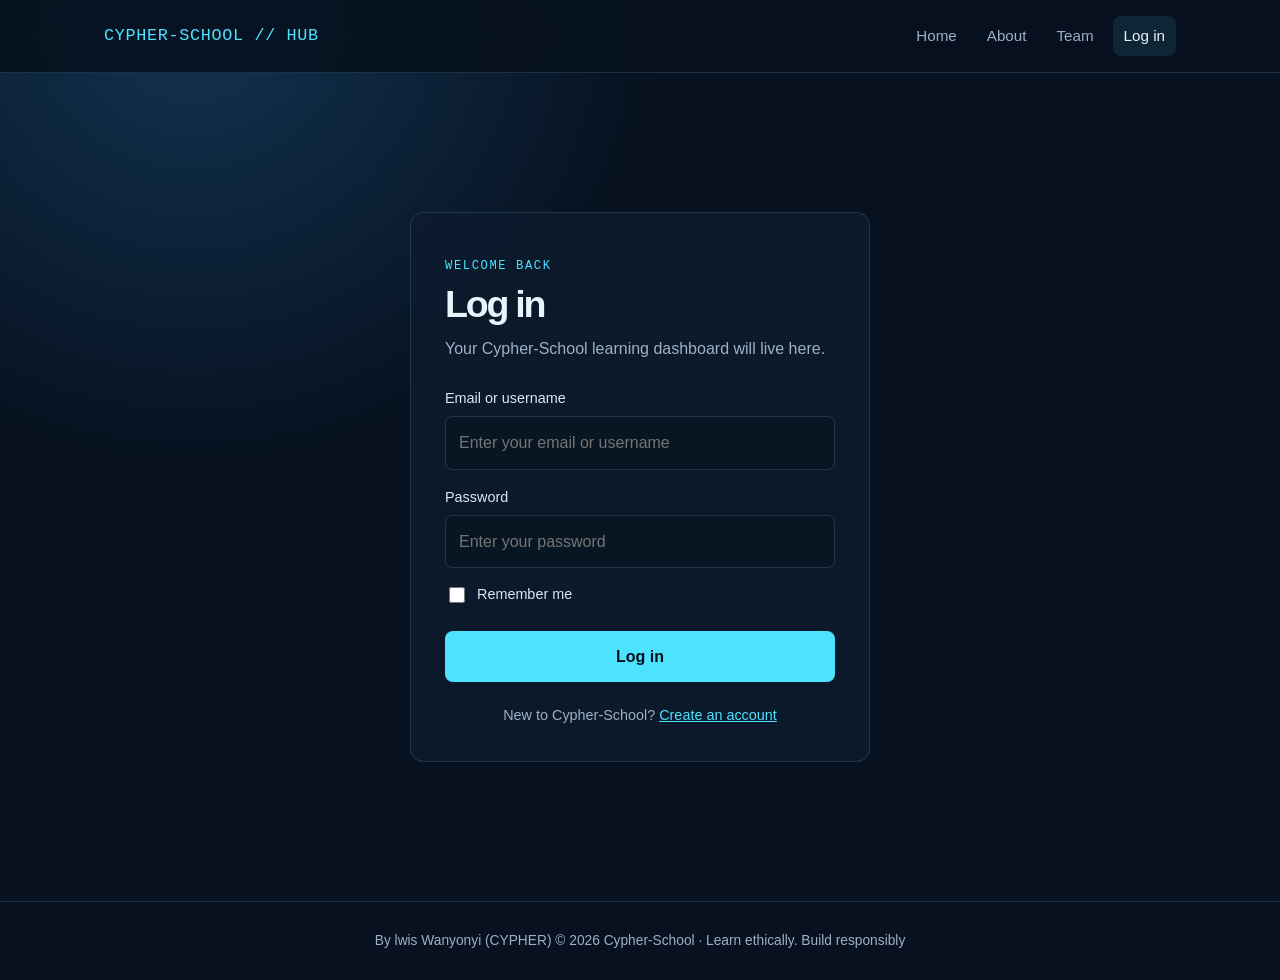
<file: login.html>
﻿<!doctype html>
<html lang="en">
  <head>
    <meta charset="UTF-8">
    <meta name="viewport" content="width=device-width, initial-scale=1.0">
    <title>Log in | Cypher-School</title>
    <link rel="stylesheet" href="style.css">
  </head>
  <body>
    <header class="site-header">
      <div class="nav-wrap">
        <a class="brand" href="index.html">CYPHER-SCHOOL // HUB</a>
        <nav aria-label="Main navigation">
          <a href="index.html">Home</a>
          <a href="about.html">About</a>
          <a href="developer.html">Team</a>
          <a class="active" href="login.html">Log in</a>
        </nav>
      </div>
    </header>
    <main class="form-page">
      <section class="form-container">
        <p class="eyebrow">Welcome back</p>
        <h1>Log in</h1>
        <p>Your Cypher-School learning dashboard will live here.</p>
        <form action="dashboard.html" method="get">
          <label for="login">Email or username</label>
          <input id="login" name="login" type="text" autocomplete="username"
            placeholder="Enter your email or username" required>
          <label for="password">Password</label>
          <input id="password" name="password" type="password"
            autocomplete="current-password" placeholder="Enter your password" required>
          <div class="remember-me">
            <input id="remember-me" name="remember-me" type="checkbox">
            <label for="remember-me">Remember me</label>
          </div>
          <button type="submit">Log in</button>
        </form>
        <p class="form-footer">
          New to Cypher-School? <a href="signup.html">Create an account</a>
        </p>
      </section>
    </main>
    <footer>
      By lwis Wanyonyi (CYPHER) © 2026 Cypher-School · Learn ethically.
      Build responsibly
    </footer>
          <script src="app.js"></script>
  </body>
</html>
</file>
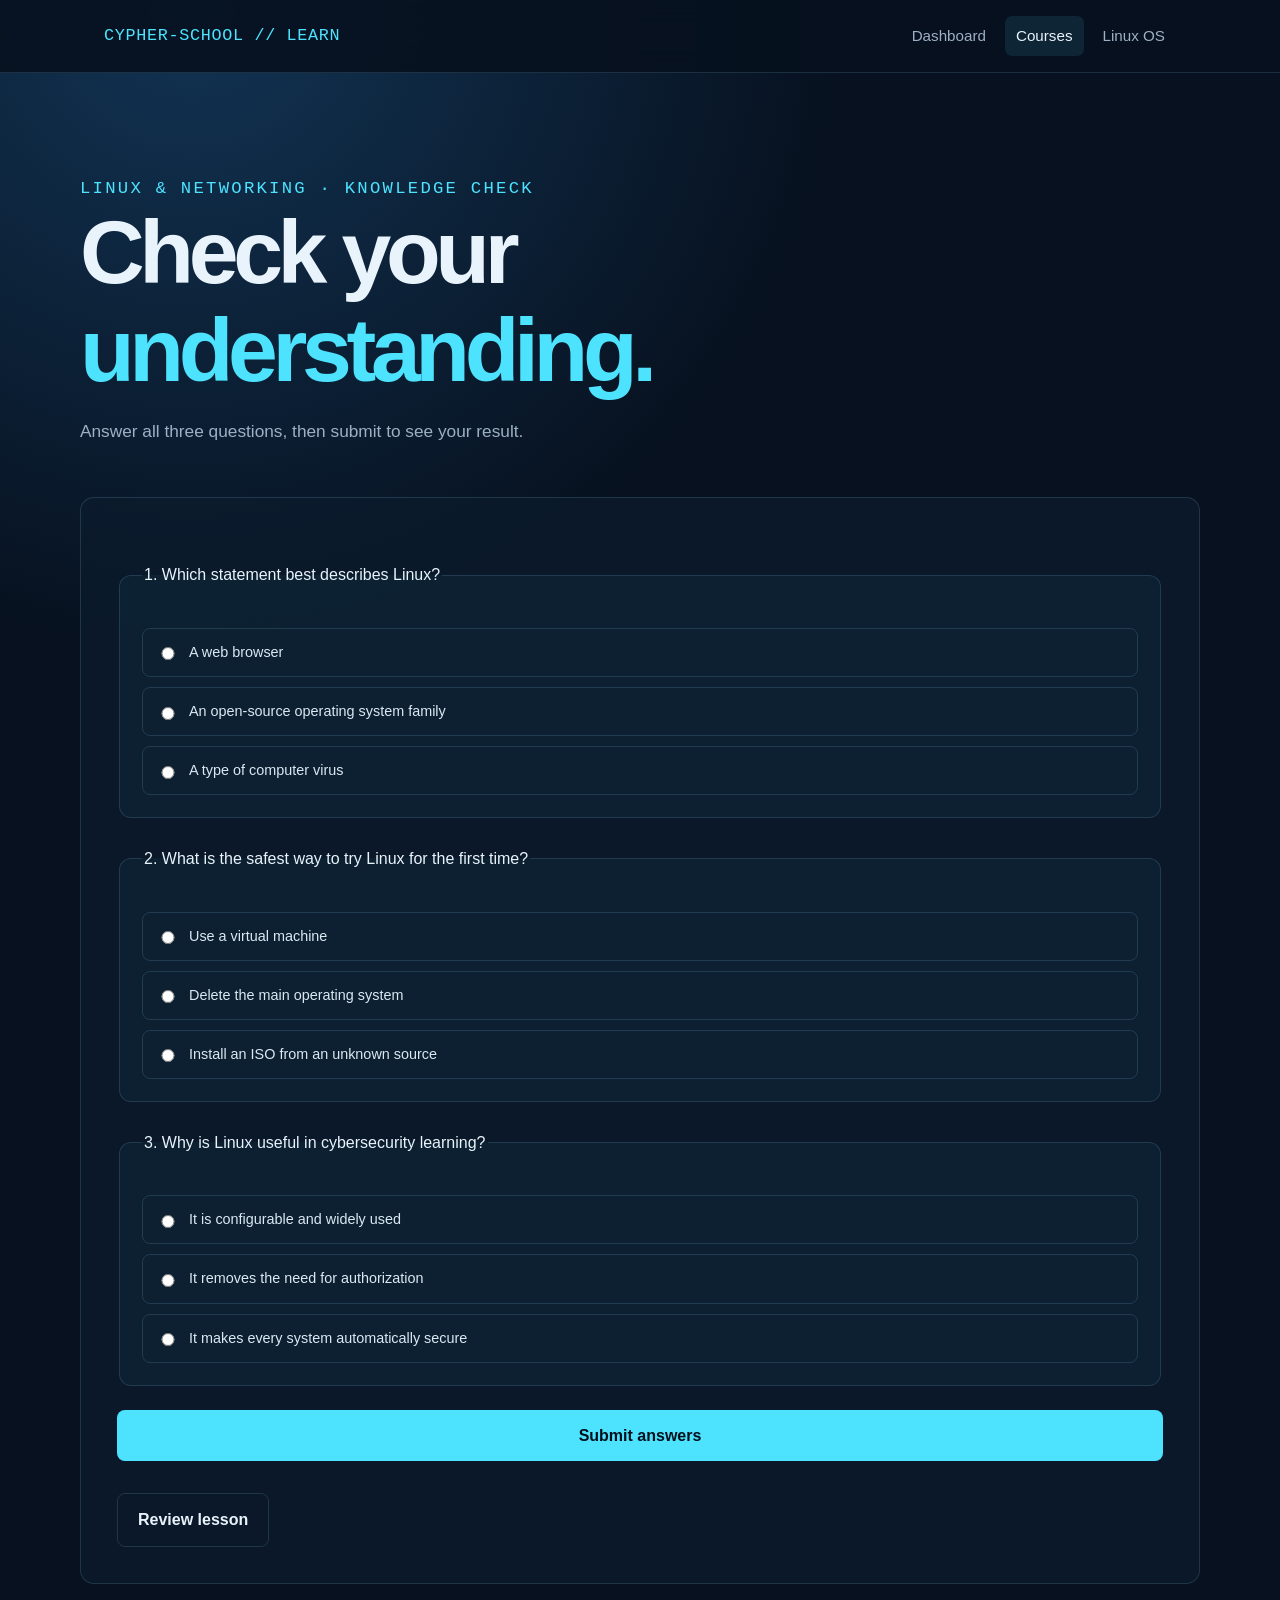
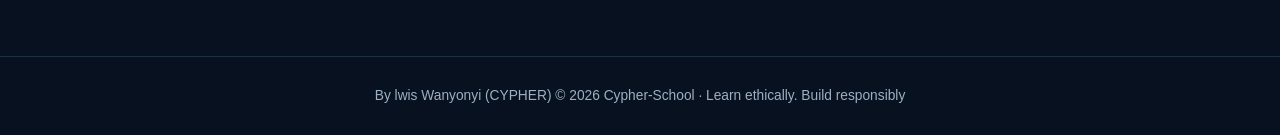
<file: quiz-linux.html>
﻿<!doctype html>
<html lang="en">
  <head>
    <meta charset="UTF-8">
    <meta name="viewport" content="width=device-width, initial-scale=1.0">
    <meta name="description"
      content="Linux course knowledge check at Cypher-School.">
    <title>Linux Knowledge Check | Cypher-School</title>
    <link rel="stylesheet" href="style.css">
  </head>
  <body>
    <header class="site-header">
      <div class="nav-wrap">
        <a class="brand" href="dashboard.html">CYPHER-SCHOOL // LEARN</a>
        <nav aria-label="Learner navigation">
          <a href="dashboard.html">Dashboard</a>
          <a class="active" href="courses.html">Courses</a>
          <a href="linux.html">Linux OS</a>
        </nav>
      </div>
    </header>
    <main class="container">
      <section class="page-hero">
        <p class="eyebrow">Linux &amp; Networking · Knowledge check</p>
        <h1>Check your <span>understanding.</span></h1>
        <p>Answer all three questions, then submit to see your result.</p>
      </section>
      <section class="lesson-content" style="margin-bottom: 72px">
        <form id="linux-quiz">
          <fieldset class="quiz-question">
            <legend>1. Which statement best describes Linux?</legend>
            <div class="quiz-options">
              <label><input type="radio" name="q1" value="0"> A web browser</label>
              <label><input type="radio" name="q1" value="1">
                An open-source operating system family
              </label>
              <label><input type="radio" name="q1" value="0">
                A type of computer virus
              </label>
            </div>
          </fieldset>
          <fieldset class="quiz-question">
            <legend>2. What is the safest way to try Linux for the first time?</legend>
            <div class="quiz-options">
              <label><input type="radio" name="q2" value="1">
                Use a virtual machine
              </label>
              <label><input type="radio" name="q2" value="0">
                Delete the main operating system
              </label>
              <label><input type="radio" name="q2" value="0">
                Install an ISO from an unknown source
              </label>
            </div>
          </fieldset>
          <fieldset class="quiz-question">
            <legend>3. Why is Linux useful in cybersecurity learning?</legend>
            <div class="quiz-options">
              <label><input type="radio" name="q3" value="1">
                It is configurable and widely used
              </label>
              <label><input type="radio" name="q3" value="0">
                It removes the need for authorization
              </label>
              <label><input type="radio" name="q3" value="0">
                It makes every system automatically secure
              </label>
            </div>
          </fieldset>
          <button type="submit">Submit answers</button>
        </form>
        <div id="quiz-result" class="notice"
          style="display: none; margin-top: 24px"></div>
        <div class="actions">
          <a class="button secondary" href="linux-introduction.html">Review lesson</a>
        </div>
      </section>
    </main>
    <footer>
      By lwis Wanyonyi (CYPHER) © 2026 Cypher-School · Learn ethically.
      Build responsibly
    </footer>
    <script>
      const quiz = document.querySelector("#linux-quiz");
      const result = document.querySelector("#quiz-result");

      quiz.addEventListener("submit", (event) => {
        event.preventDefault();
        const answers = new FormData(quiz);
        const score = ["q1", "q2", "q3"].reduce(
          (total, question) => total + Number(answers.get(question) === "1"),
          0,
        );
        const message = score === 3
          ? "Excellent work — you scored 3 out of 3. Lesson complete!"
          : `You scored ${score} out of 3. Review the lesson and try again.`;
        if (score === 3) {
          const progress = JSON.parse(localStorage.getItem("cypher-school-progress") || "{}");
          progress["linux-quiz"] = true;
          localStorage.setItem("cypher-school-progress", JSON.stringify(progress));
        }
        result.innerHTML = `<strong>QUIZ RESULT</strong><span>${message}</span>`;
        result.style.display = "flex";
      });
    </script>
          <script src="app.js"></script>
  </body>
</html>
</file>
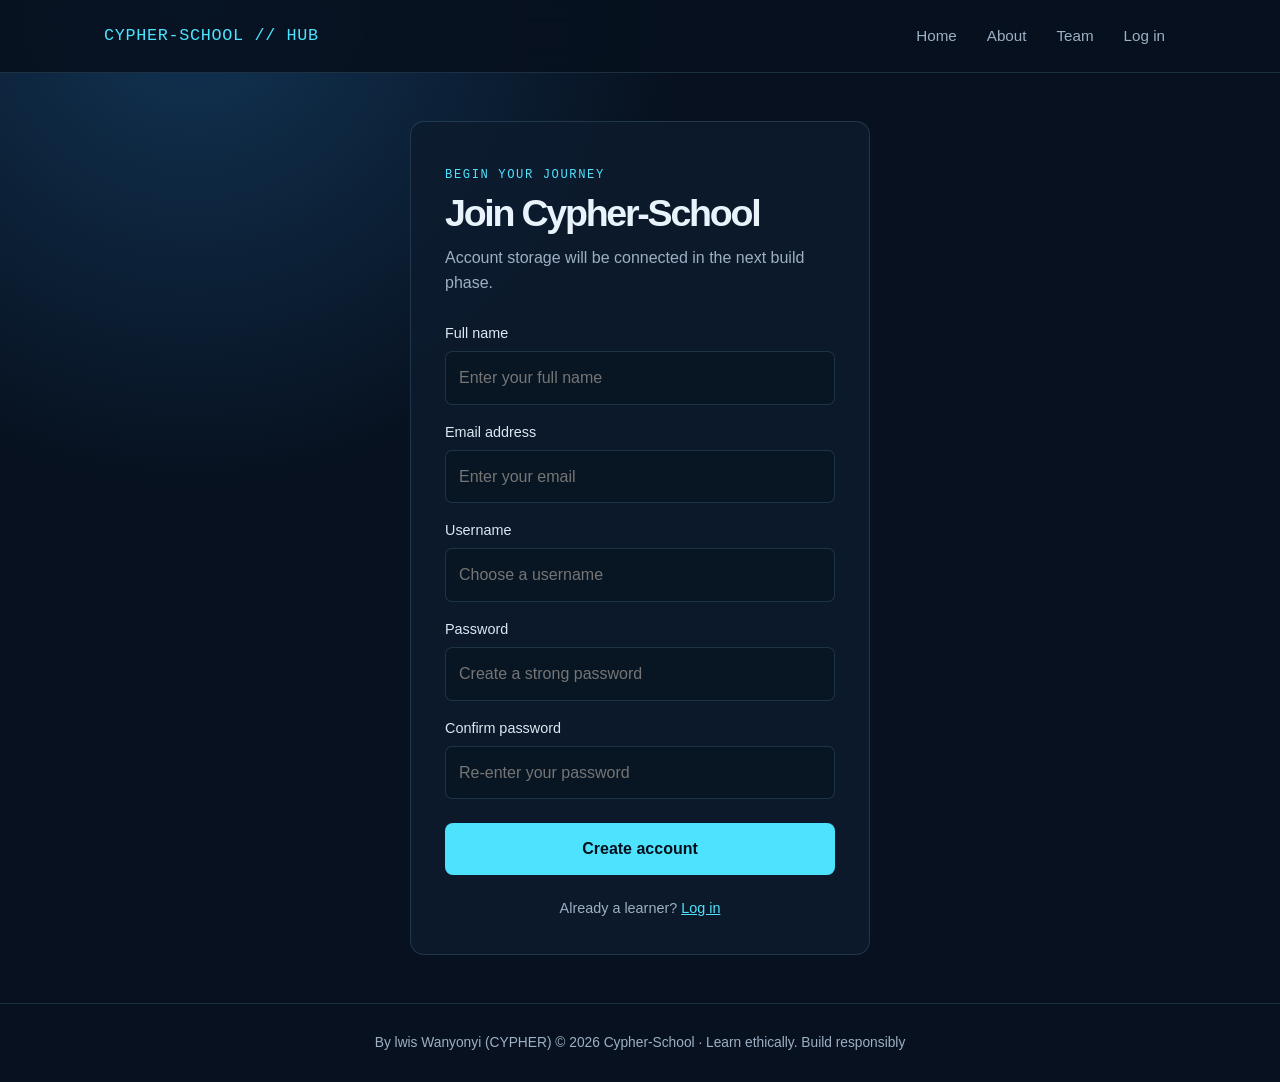
<file: signup.html>
﻿<!doctype html>
<html lang="en">
  <head>
    <meta charset="UTF-8">
    <meta name="viewport" content="width=device-width, initial-scale=1.0">
    <title>Join Cypher-School | Cypher-School</title>
    <link rel="stylesheet" href="style.css">
  </head>
  <body>
    <header class="site-header">
      <div class="nav-wrap">
        <a class="brand" href="index.html">CYPHER-SCHOOL // HUB</a>
        <nav aria-label="Main navigation">
          <a href="index.html">Home</a>
          <a href="about.html">About</a>
          <a href="developer.html">Team</a>
          <a href="login.html">Log in</a>
        </nav>
      </div>
    </header>
    <main class="form-page">
      <section class="form-container">
        <p class="eyebrow">Begin your journey</p>
        <h1>Join Cypher-School</h1>
        <p>Account storage will be connected in the next build phase.</p>
        <form action="dashboard.html" method="get">
          <label for="fullname">Full name</label>
          <input id="fullname" name="fullname" type="text" autocomplete="name"
            placeholder="Enter your full name" required>
          <label for="email">Email address</label>
          <input id="email" name="email" type="email" autocomplete="email"
            placeholder="Enter your email" required>
          <label for="username">Username</label>
          <input id="username" name="username" type="text"
            autocomplete="username" placeholder="Choose a username" required>
          <label for="password">Password</label>
          <input id="password" name="password" type="password"
            autocomplete="new-password" placeholder="Create a strong password" required>
          <label for="confirm-password">Confirm password</label>
          <input id="confirm-password" name="confirm-password" type="password"
            autocomplete="new-password" placeholder="Re-enter your password" required>
          <button type="submit">Create account</button>
        </form>
        <p class="form-footer">
          Already a learner? <a href="login.html">Log in</a>
        </p>
      </section>
    </main>
    <footer>
      By lwis Wanyonyi (CYPHER) © 2026 Cypher-School · Learn ethically.
      Build responsibly
    </footer>
          <script src="app.js"></script>
  </body>
</html>
</file>
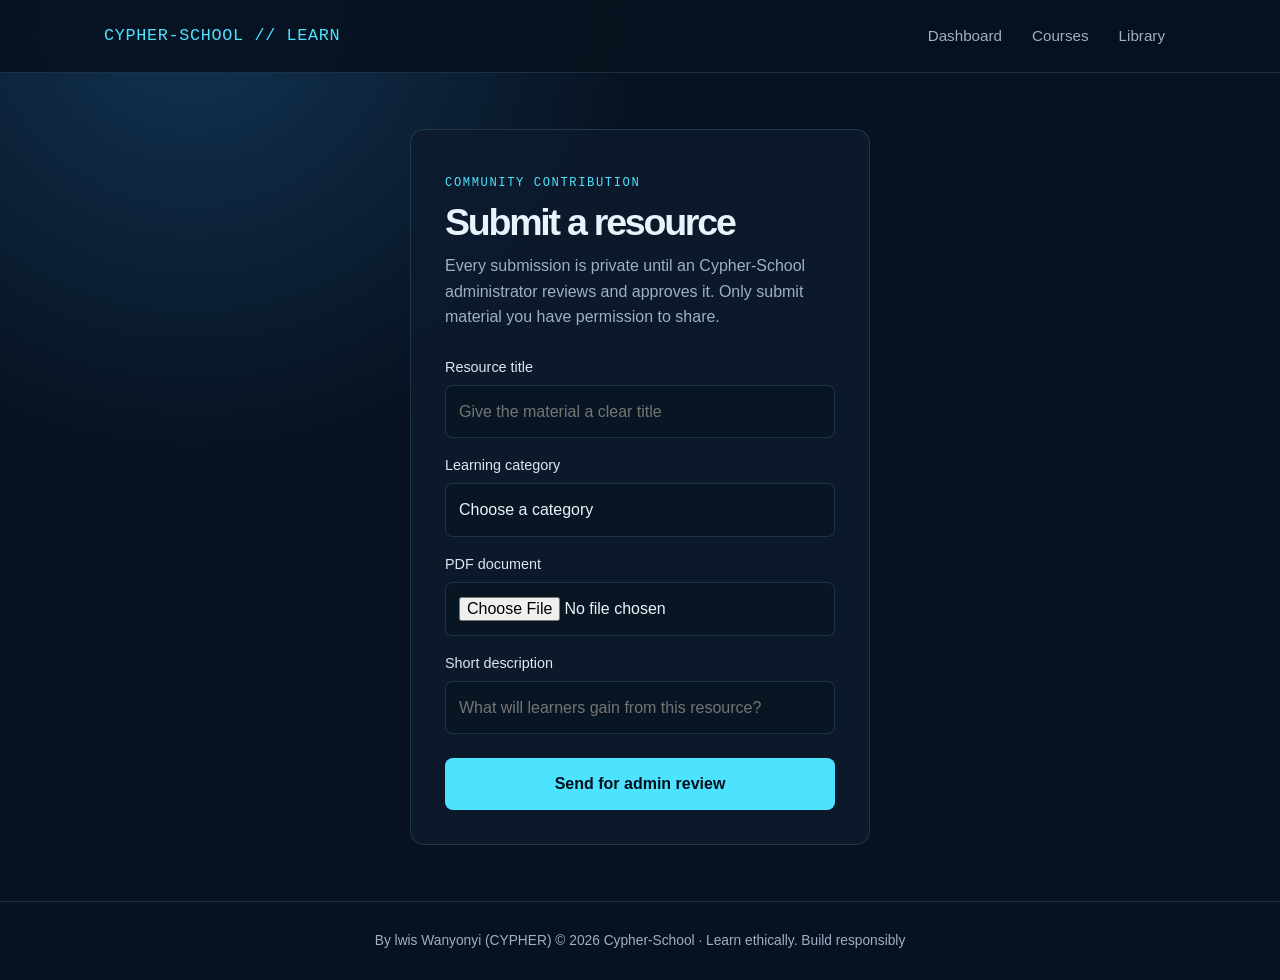
<file: submit-resource.html>
﻿<!doctype html>
<html lang="en">
  <head>
    <meta charset="UTF-8">
    <meta name="viewport" content="width=device-width, initial-scale=1.0">
    <title>Submit a Resource | Cypher-School</title>
    <link rel="stylesheet" href="style.css">
  </head>
  <body>
    <header class="site-header">
      <div class="nav-wrap">
        <a class="brand" href="dashboard.html">CYPHER-SCHOOL // LEARN</a>
        <nav aria-label="Learner navigation">
          <a href="dashboard.html">Dashboard</a>
          <a href="courses.html">Courses</a>
          <a href="library.html">Library</a>
        </nav>
      </div>
    </header>
    <main class="form-page">
      <section class="form-container">
        <p class="eyebrow">Community contribution</p>
        <h1>Submit a resource</h1>
        <p>
          Every submission is private until an Cypher-School administrator reviews and
          approves it. Only submit material you have permission to share.
        </p>
        <form id="resource-submission">
          <label for="resource-title">Resource title</label>
          <input id="resource-title" name="resource-title" type="text"
            placeholder="Give the material a clear title" required>
          <label for="resource-category">Learning category</label>
          <select id="resource-category" name="resource-category" required>
            <option value="">Choose a category</option>
            <option>Linux &amp; Networking</option>
            <option>Python &amp; Programming</option>
            <option>Web Development</option>
            <option>Databases &amp; SQL</option>
            <option>Cybersecurity</option>
            <option>Operating Systems</option>
          </select>
          <label for="resource-file">PDF document</label>
          <input id="resource-file" name="resource-file" type="file"
            accept="application/pdf" required>
          <label for="resource-note">Short description</label>
          <input id="resource-note" name="resource-note" type="text"
            placeholder="What will learners gain from this resource?" required>
          <button type="submit">Send for admin review</button>
        </form>
        <div id="submission-message" class="notice form-message">
          <strong>SUBMITTED</strong>
          <span>Your resource is waiting for administrator review.</span>
        </div>
      </section>
    </main>
    <footer>
      By lwis Wanyonyi (CYPHER) © 2026 Cypher-School · Learn ethically.
      Build responsibly
    </footer>
    <script>
      const submissionForm = document.querySelector("#resource-submission");

      submissionForm.addEventListener("submit", (event) => {
        event.preventDefault();
        document.querySelector("#submission-message").style.display = "flex";
        event.currentTarget.reset();
      });
    </script>
          <script src="app.js"></script>
  </body>
</html>
</file>
<file: style.css>
:root {
  --bg: #07111f;
  --surface: #0d1c2e;
  --text: #e9f3fb;
  --muted: #9db0c4;
  --cyan: #4de3ff;
  --border: rgba(130, 190, 220, 0.18);
}

* { box-sizing: border-box; }
html { scroll-behavior: smooth; }

body {
  margin: 0;
  color: var(--text);
  background: radial-gradient(circle at 15% 0%, #123454 0, transparent 32%), var(--bg);
  font-family: "Trebuchet MS", Arial, sans-serif;
  line-height: 1.6;
}

a { color: inherit; }

.site-header {
  position: sticky;
  top: 0;
  z-index: 5;
  border-bottom: 1px solid var(--border);
  background: rgba(7, 17, 31, 0.9);
  backdrop-filter: blur(14px);
}

.nav-wrap {
  display: flex;
  align-items: center;
  justify-content: space-between;
  gap: 24px;
  max-width: 1120px;
  min-height: 72px;
  margin: auto;
  padding: 0 24px;
}

.nav-toggle { display: none; }

.brand, .eyebrow, .terminal p, .card .number {
  font-family: Consolas, "Courier New", monospace;
}

.brand {
  color: var(--cyan);
  font-size: 1.05rem;
  font-weight: 500;
  letter-spacing: 0.04em;
  text-decoration: none;
}

nav { display: flex; gap: 8px; align-items: center; }

nav a {
  padding: 8px 11px;
  color: var(--muted);
  border-radius: 7px;
  font-size: 0.95rem;
  text-decoration: none;
}

nav a:hover, nav a.active {
  color: var(--text);
  background: rgba(77, 227, 255, 0.1);
}

.nav-menu { position: relative; }

.nav-menu summary {
  padding: 8px 11px;
  color: var(--muted);
  border-radius: 7px;
  cursor: pointer;
  font-size: 0.95rem;
  list-style: none;
}

.nav-menu summary::-webkit-details-marker { display: none; }
.nav-menu summary:hover { color: var(--text); background: rgba(77, 227, 255, 0.1); }

.nav-menu summary::after {
  margin-left: 6px;
  content: "⌄";
}

.nav-menu[open] summary::after { content: "⌃"; }

.nav-menu-links {
  position: absolute;
  top: 43px;
  right: 0;
  display: grid;
  min-width: 190px;
  padding: 8px;
  border: 1px solid var(--border);
  border-radius: 9px;
  background: #0b1929;
  box-shadow: 0 16px 32px rgba(0, 0, 0, 0.3);
}

.nav-menu-links a { padding: 8px 10px; }

.container { width: min(1120px, calc(100% - 48px)); margin: auto; }

.hero {
  display: grid;
  grid-template-columns: 1.1fr 0.9fr;
  align-items: center;
  gap: 56px;
  min-height: calc(100vh - 72px);
  padding: 90px 0 78px;
}

.eyebrow {
  color: var(--cyan);
  font-size: 0.76rem;
  letter-spacing: 0.13em;
  text-transform: uppercase;
}

h1, h2, h3 { margin: 0; line-height: 1.1; }
h1 { max-width: 720px; font-size: clamp(2.8rem, 7vw, 5.8rem); letter-spacing: -0.06em; }
h1 span, .terminal strong { color: var(--cyan); }
h2 { font-size: clamp(1.8rem, 3vw, 2.7rem); letter-spacing: -0.04em; }
h3 { font-size: 1.2rem; }
p { margin: 0; color: var(--muted); }

.hero-copy p { max-width: 590px; margin: 24px 0; font-size: 1.1rem; }
.actions { display: flex; flex-wrap: wrap; gap: 12px; margin-top: 32px; }

.button {
  display: inline-flex;
  align-items: center;
  justify-content: center;
  padding: 13px 20px;
  color: #03101c;
  background: var(--cyan);
  border: 1px solid var(--cyan);
  border-radius: 8px;
  font-weight: 700;
  text-decoration: none;
  transition: 0.2s ease;
}

.button:hover {
  transform: translateY(-2px);
  box-shadow: 0 10px 28px rgba(77, 227, 255, 0.2);
}

.button.secondary {
  color: var(--text);
  background: transparent;
  border-color: var(--border);
}

.terminal, .card, .content-panel, .form-container {
  border: 1px solid var(--border);
  background: rgba(13, 28, 46, 0.82);
}

.terminal {
  padding: 25px;
  overflow: hidden;
  border-radius: 14px;
  box-shadow: 0 24px 70px rgba(0, 0, 0, 0.32);
}

.terminal::before {
  display: block;
  margin: -7px 0 23px;
  color: #ffab70;
  content: "●  ●  ●";
  font-size: 0.72rem;
  letter-spacing: 5px;
}

.terminal-img {
  width: 100%;
  max-height: 295px;
  object-fit: cover;
  border: 1px solid var(--border);
  border-radius: 8px;
}

.terminal p { margin-top: 17px; font-size: 0.85rem; }
.section { padding: 84px 0; border-top: 1px solid var(--border); }
.section-heading { max-width: 600px; margin-bottom: 35px; }
.section-heading p { margin-top: 14px; }
.grid { display: grid; grid-template-columns: repeat(3, 1fr); gap: 18px; }

.card { padding: 25px; border-radius: 12px; }
.card .number { color: var(--cyan); font-size: 0.78rem; }
.card p { margin-top: 11px; font-size: 0.94rem; }

.notice {
  display: flex;
  gap: 14px;
  padding: 18px 20px;
  color: #d8e5ee;
  border: 1px solid rgba(255, 196, 114, 0.35);
  border-radius: 10px;
  background: rgba(255, 196, 114, 0.06);
}

.notice strong { color: #ffc472; white-space: nowrap; }
.page-hero { padding: 84px 0 52px; }
.page-hero p { max-width: 680px; margin-top: 18px; font-size: 1.08rem; }
.content-panel { margin-bottom: 72px; padding: 36px; border-radius: 14px; }
.content-panel p + p { margin-top: 16px; }
.dashboard-grid { display: grid; grid-template-columns: 1.2fr 0.8fr; gap: 18px; }
.dashboard-stat { padding: 22px; border: 1px solid var(--border); border-radius: 12px; }
.dashboard-stat strong { display: block; color: var(--cyan); font-size: 2.2rem; }
.distribution-list { display: grid; grid-template-columns: repeat(2, 1fr); gap: 18px; }
.distribution-card {
  display: flex;
  flex-direction: column;
  padding: 25px;
  border: 1px solid var(--border);
  border-radius: 12px;
  background: rgba(13, 28, 46, 0.68);
}
.distribution-card p { margin: 12px 0 20px; font-size: 0.94rem; }
.distribution-card .button { width: fit-content; margin-top: auto; }
.course-layout { display: grid; grid-template-columns: 0.72fr 1.28fr; gap: 22px; }
.course-sidebar {
  padding: 22px;
  border: 1px solid var(--border);
  border-radius: 12px;
  background: rgba(13, 28, 46, 0.68);
}
.lesson-list { display: grid; gap: 8px; margin-top: 18px; padding: 0; list-style: none; }
.lesson-list a {
  display: block;
  padding: 11px 12px;
  color: var(--muted);
  border-radius: 7px;
  text-decoration: none;
}

.lesson-list a:hover, .lesson-list a.active {
  color: var(--text);
  background: rgba(77, 227, 255, 0.1);
}

.lesson-status {
  display: inline-block;
  width: 22px;
  color: var(--cyan);
  font-family: Consolas, "Courier New", monospace;
}

.lesson-content {
  padding: 36px;
  border: 1px solid var(--border);
  border-radius: 14px;
  background: rgba(13, 28, 46, 0.68);
}
.lesson-content h2 { margin-top: 28px; }
.lesson-content p, .lesson-content li { max-width: 720px; margin-top: 14px; }
.lesson-content ul { padding-left: 21px; color: var(--muted); }
.progress-bar {
  height: 9px;
  margin: 18px 0 10px;
  overflow: hidden;
  border-radius: 999px;
  background: #081523;
}

.progress-bar span {
  display: block;
  height: 100%;
  border-radius: inherit;
  background: var(--cyan);
}

.quiz-question {
  margin-top: 28px;
  padding: 22px;
  border: 1px solid var(--border);
  border-radius: 12px;
  background: rgba(77, 227, 255, 0.04);
}
.quiz-options { display: grid; gap: 10px; margin-top: 18px; }
.quiz-options label {
  display: flex;
  align-items: center;
  gap: 10px;
  margin: 0;
  padding: 12px;
  border: 1px solid var(--border);
  border-radius: 8px;
  cursor: pointer;
}
.quiz-options input { width: 16px; }
.quiz-options label:hover { border-color: var(--cyan); }
.resource-grid { display: grid; grid-template-columns: repeat(3, 1fr); gap: 18px; }
.resource-card {
  display: flex;
  flex-direction: column;
  padding: 23px;
  border: 1px solid var(--border);
  border-radius: 12px;
  background: rgba(13, 28, 46, 0.68);
}
.resource-card p { margin: 10px 0 18px; font-size: 0.93rem; }
.resource-card .button { width: fit-content; margin-top: auto; }
.tag {
  display: inline-block;
  width: fit-content;
  padding: 4px 8px;
  color: var(--cyan);
  border: 1px solid rgba(77, 227, 255, 0.3);
  border-radius: 99px;
  font-family: Consolas, "Courier New", monospace;
  font-size: 0.72rem;
}

.upload-note {
  margin-top: 22px;
  padding: 16px;
  border-left: 2px solid var(--cyan);
  background: rgba(77, 227, 255, 0.04);
}
.form-message { display: none; margin-top: 20px; }
.team { display: grid; gap: 10px; margin: 28px 0 0; padding: 0; list-style: none; }
.team li {
  padding: 15px 17px;
  border-left: 2px solid var(--cyan);
  background: rgba(77, 227, 255, 0.04);
}
.team span { color: var(--muted); }

.form-page {
  display: grid;
  min-height: calc(100vh - 72px);
  padding: 48px 24px;
  place-items: center;
}

.form-container { width: min(460px, 100%); padding: 34px; border-radius: 14px; }
.form-container h1 { margin-top: 8px; font-size: 2.35rem; }
.form-container > p { margin-top: 10px; }
form { margin-top: 26px; }

label { display: block; margin: 16px 0 6px; color: #dbe8f2; font-size: 0.9rem; }
input, select {
  width: 100%;
  padding: 13px;
  color: var(--text);
  background: #081523;
  border: 1px solid var(--border);
  border-radius: 7px;
  font: inherit;
}
input:focus { outline: 2px solid rgba(77, 227, 255, 0.55); border-color: var(--cyan); }
select { appearance: none; }
.remember-me { display: flex; align-items: center; gap: 9px; margin-top: 15px; }
.remember-me input { width: 16px; height: 16px; }
.remember-me label { margin: 0; }

button {
  width: 100%;
  margin-top: 24px;
  padding: 13px;
  color: #03101c;
  background: var(--cyan);
  border: 0;
  border-radius: 8px;
  font: inherit;
  font-weight: 700;
  cursor: pointer;
}

button:hover { background: #9af1ff; }
.button.is-complete { color: #03101c; background: #9af1ff; border-color: #9af1ff; }
[hidden] { display: none !important; }
.filter-input { max-width: 460px; margin: 0 0 30px; }
.course-empty { padding: 18px 20px; border: 1px solid var(--border); border-radius: 10px; }
.form-footer { margin-top: 22px !important; text-align: center; font-size: 0.9rem; }
.form-footer a { color: var(--cyan); }
footer {
  padding: 28px 24px;
  color: var(--muted);
  border-top: 1px solid var(--border);
  font-size: 0.86rem;
  text-align: center;
}

@media (max-width: 760px) {
  .nav-wrap { min-height: 64px; padding: 0 18px; }
  .nav-toggle { display: block; width: auto; margin: 0; padding: 8px 12px; color: var(--text); background: transparent; border: 1px solid var(--border); }
  nav { display: none; }
  nav.is-open { display: flex; flex-wrap: wrap; justify-content: flex-end; }
  nav a { padding: 7px 6px; font-size: 0.83rem; }
  .hero { grid-template-columns: 1fr; gap: 40px; min-height: auto; padding: 66px 0; }
  .grid { grid-template-columns: 1fr; }
  .dashboard-grid, .distribution-list { grid-template-columns: 1fr; }
  .course-layout { grid-template-columns: 1fr; }
  .resource-grid { grid-template-columns: 1fr; }
  .section { padding: 64px 0; }
  .page-hero { padding: 62px 0 38px; }
  .content-panel, .form-container { padding: 25px; }
}
</file>
